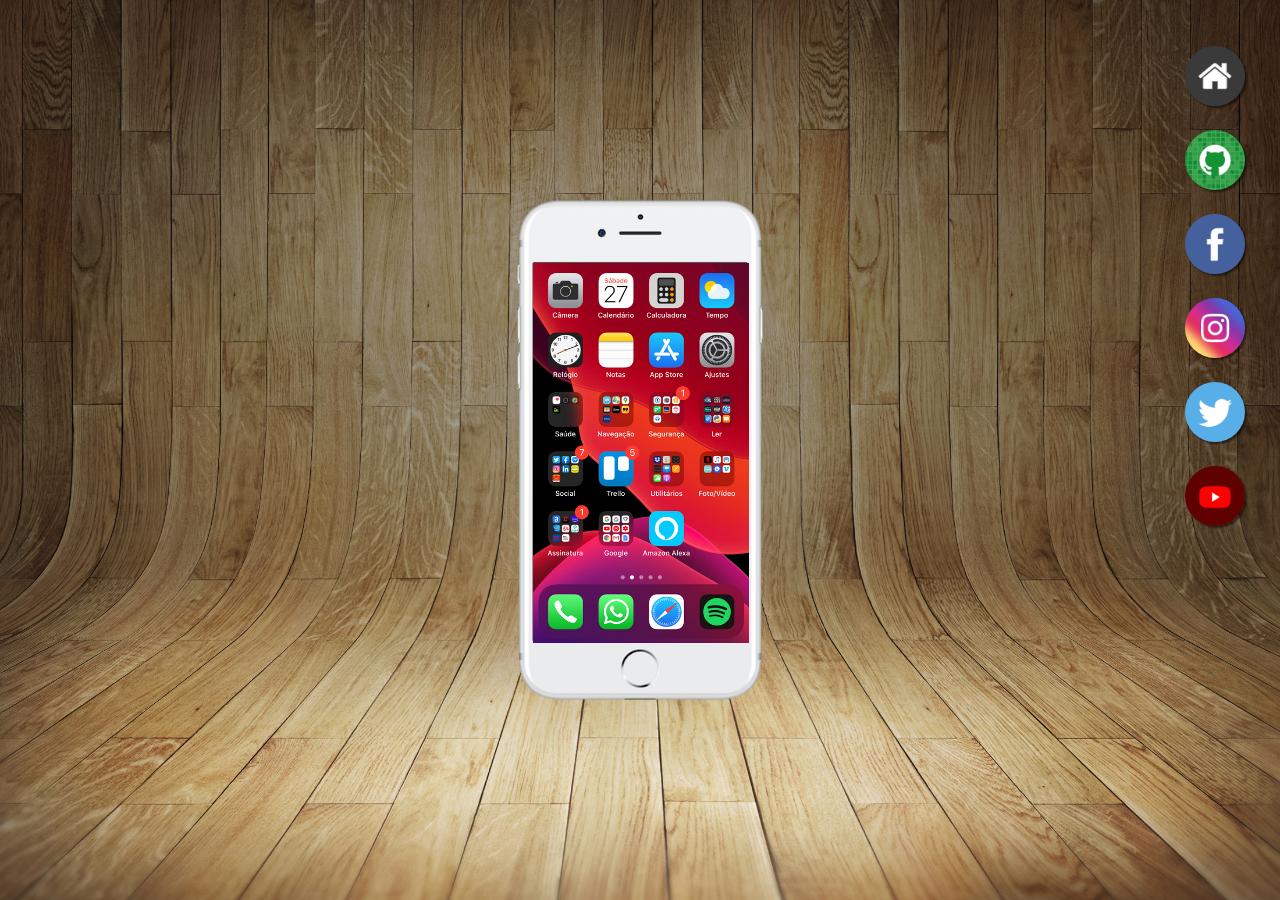
<file: index.html>
<!DOCTYPE html>
<html lang="en">
<head>
    <meta charset="UTF-8">
    <meta http-equiv="X-UA-Compatible" content="IE=edge">
    <meta name="viewport" content="width=device-width, initial-scale=1.0">
    <link rel="shortcut icon" href="favicon.ico" type="image/x-icon">
    <link rel="stylesheet" href="estilos/style.css">
    <title>White Phone</title>
</head>
<body>
    <main>
        <section id="iphone">
            <iframe src="home.html" frameborder="0" name="tela" id="tela"></iframe>    
        </section>

        <section id="redes-sociais"> 
            <br>
            <br> 
            <a href="home.html" class="sites-redes" target="tela"><img src="imagens/logo-home.jpg" alt="" class="redes-sociais"></a><br>
            <a href="github.html" class="sites-redes" target="tela"><img src="imagens/logo-github.jpg" alt="" class="redes-sociais"></a><br>
            <a href="facebook.html" class="sites-redes" target="tela"><img src="imagens/logo-facebook.jpg" alt="" class="redes-sociais"></a><br>
            <a href="instagram.html" class="sites-redes" target="tela"><img src="imagens/logo-instagram.jpg" alt="" class="redes-sociais"></a><br>
            <a href="twitter.html" class="sites-redes" target="tela"><img src="imagens/logo-twitter.jpg" alt="" class="redes-sociais"></a><br>
            <a href="youtube.html" class="sites-redes" target="tela"><img src="imagens/logo-youtube.jpg" alt="" class="redes-sociais"></a><br>
        </section>
    </main>
</body>
</html>
</file>
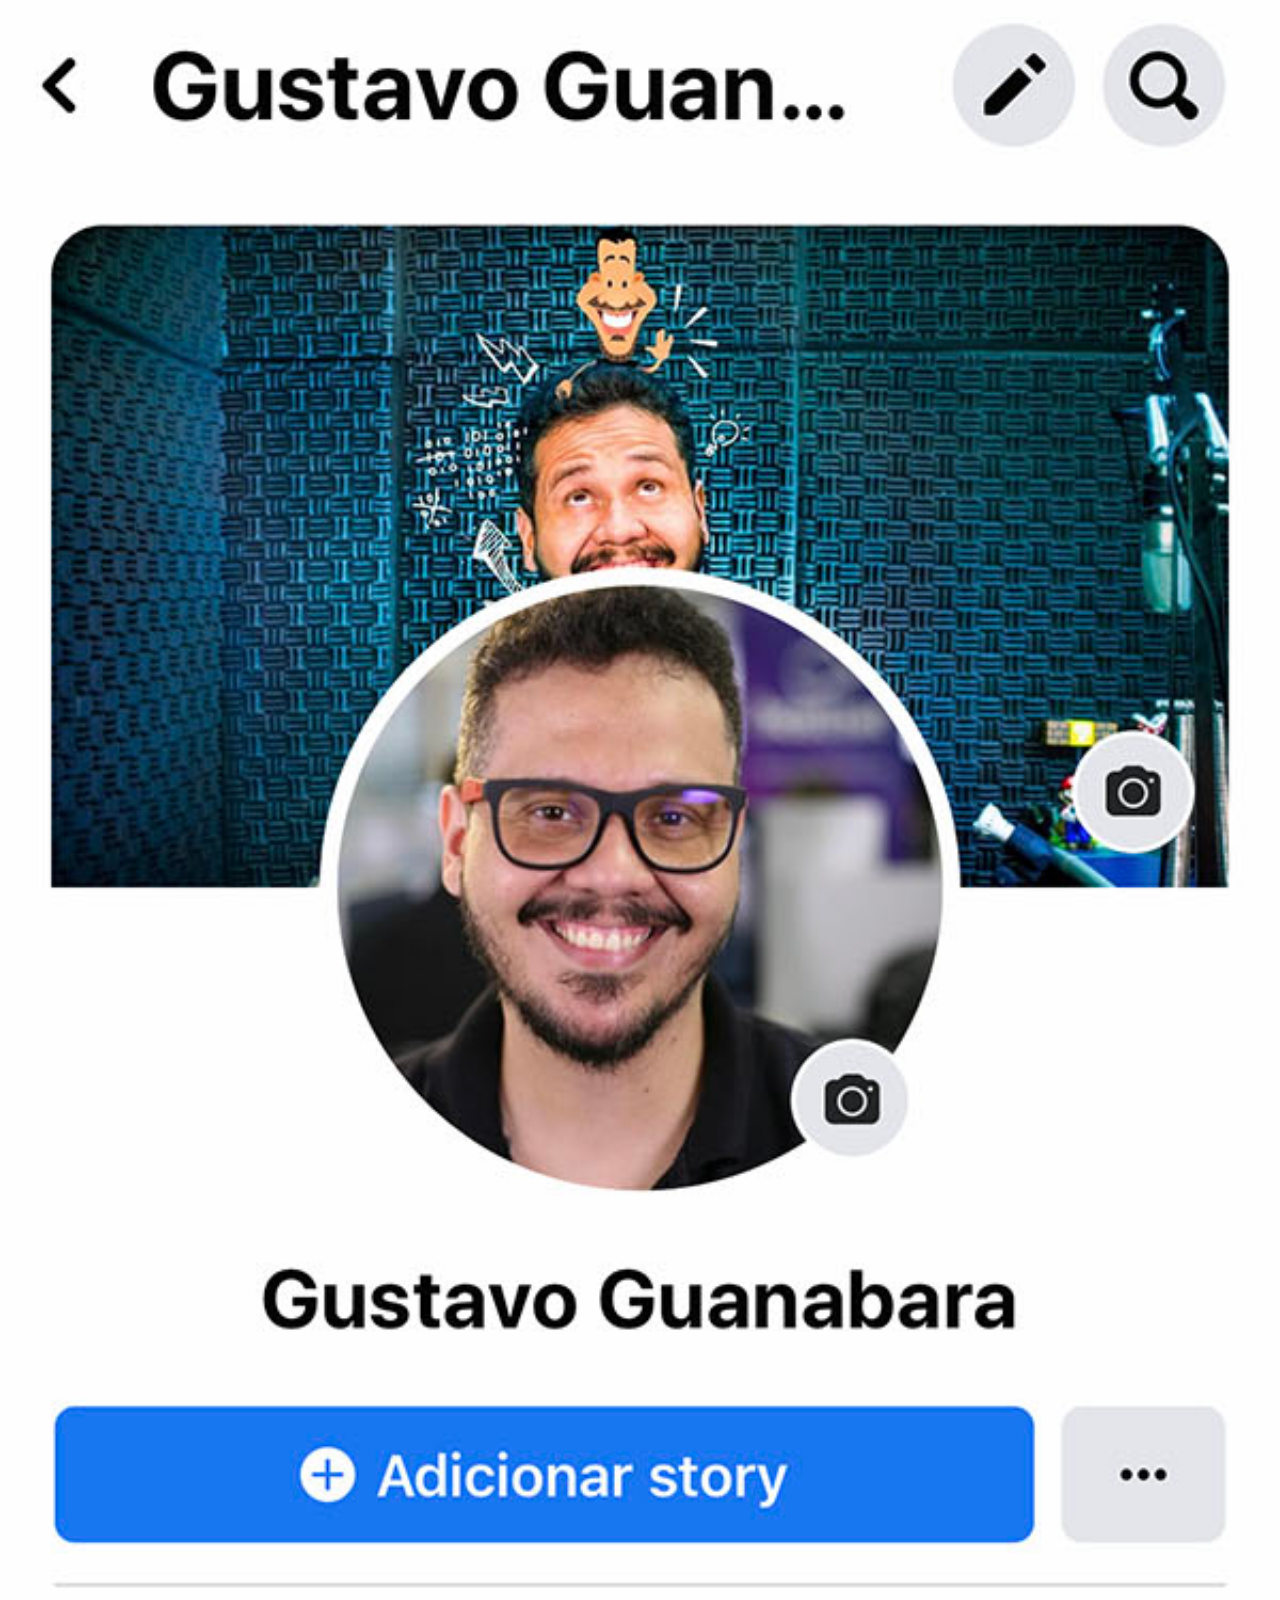
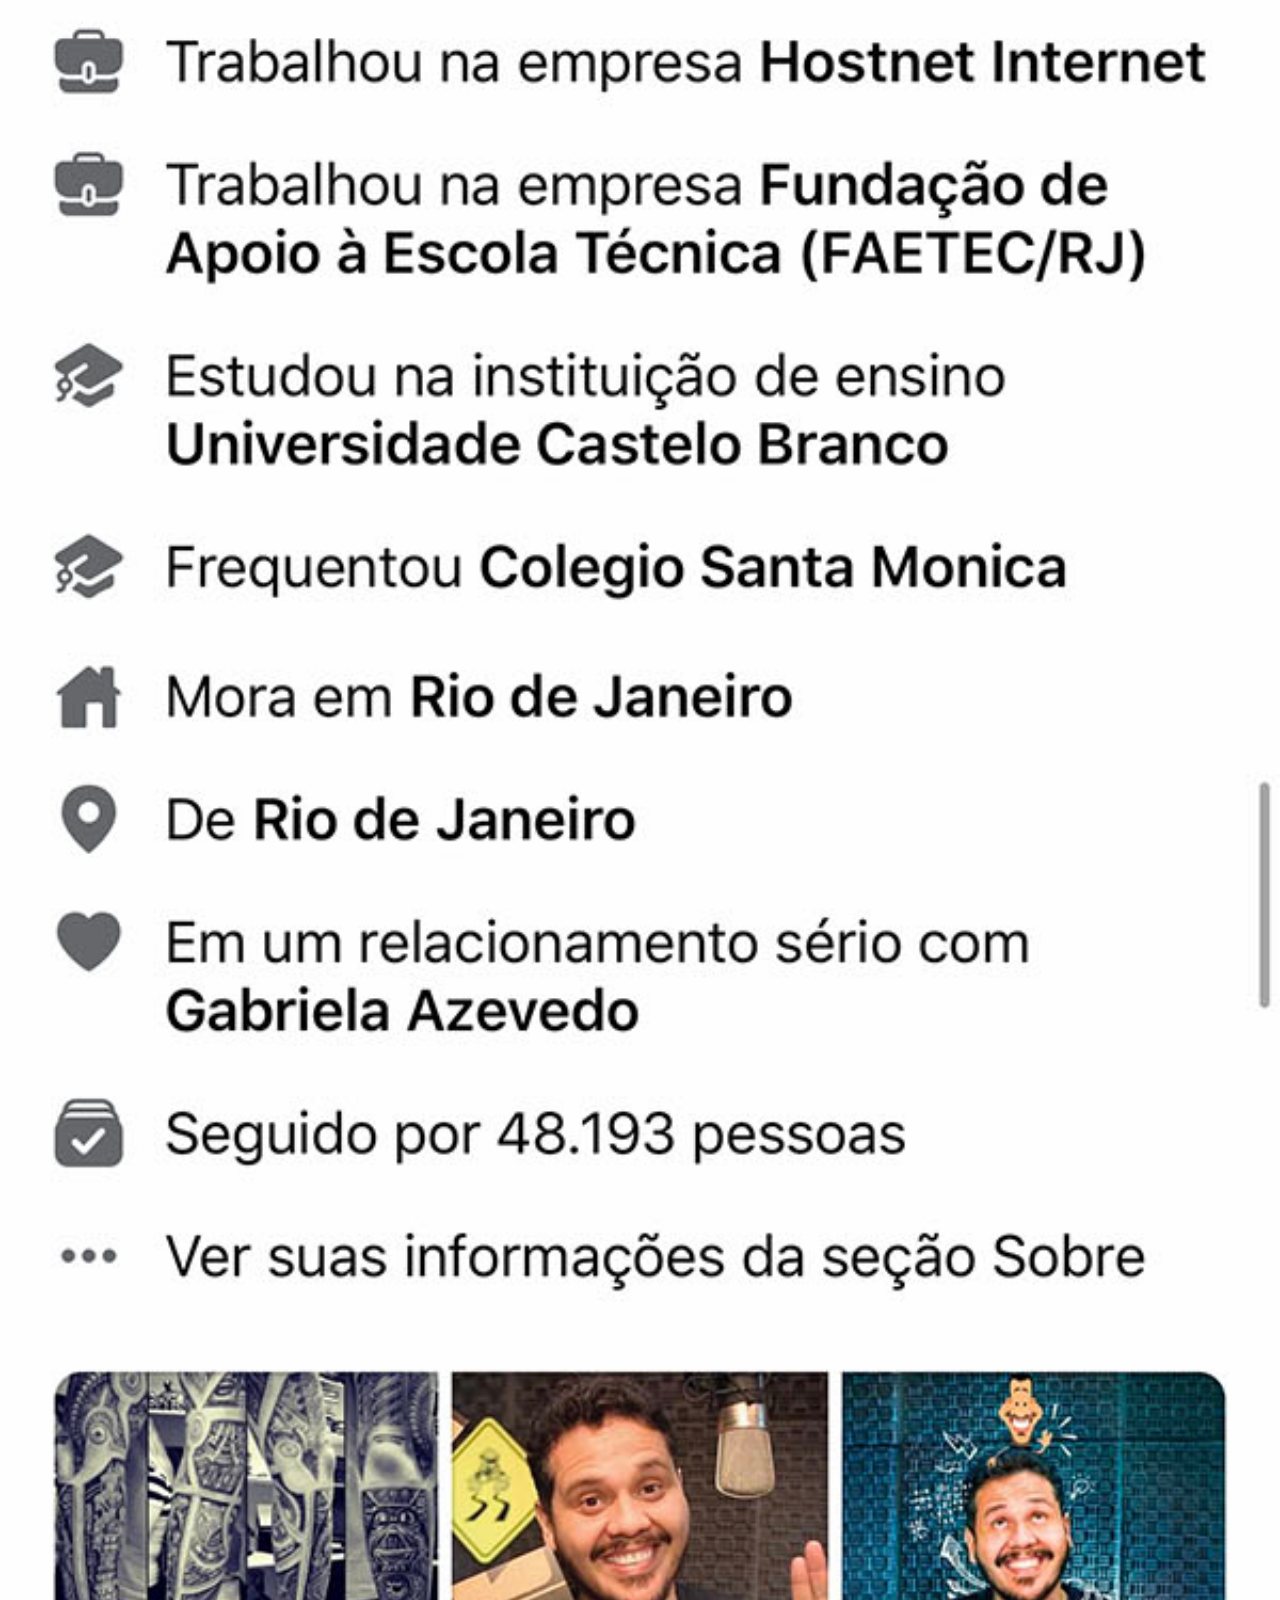
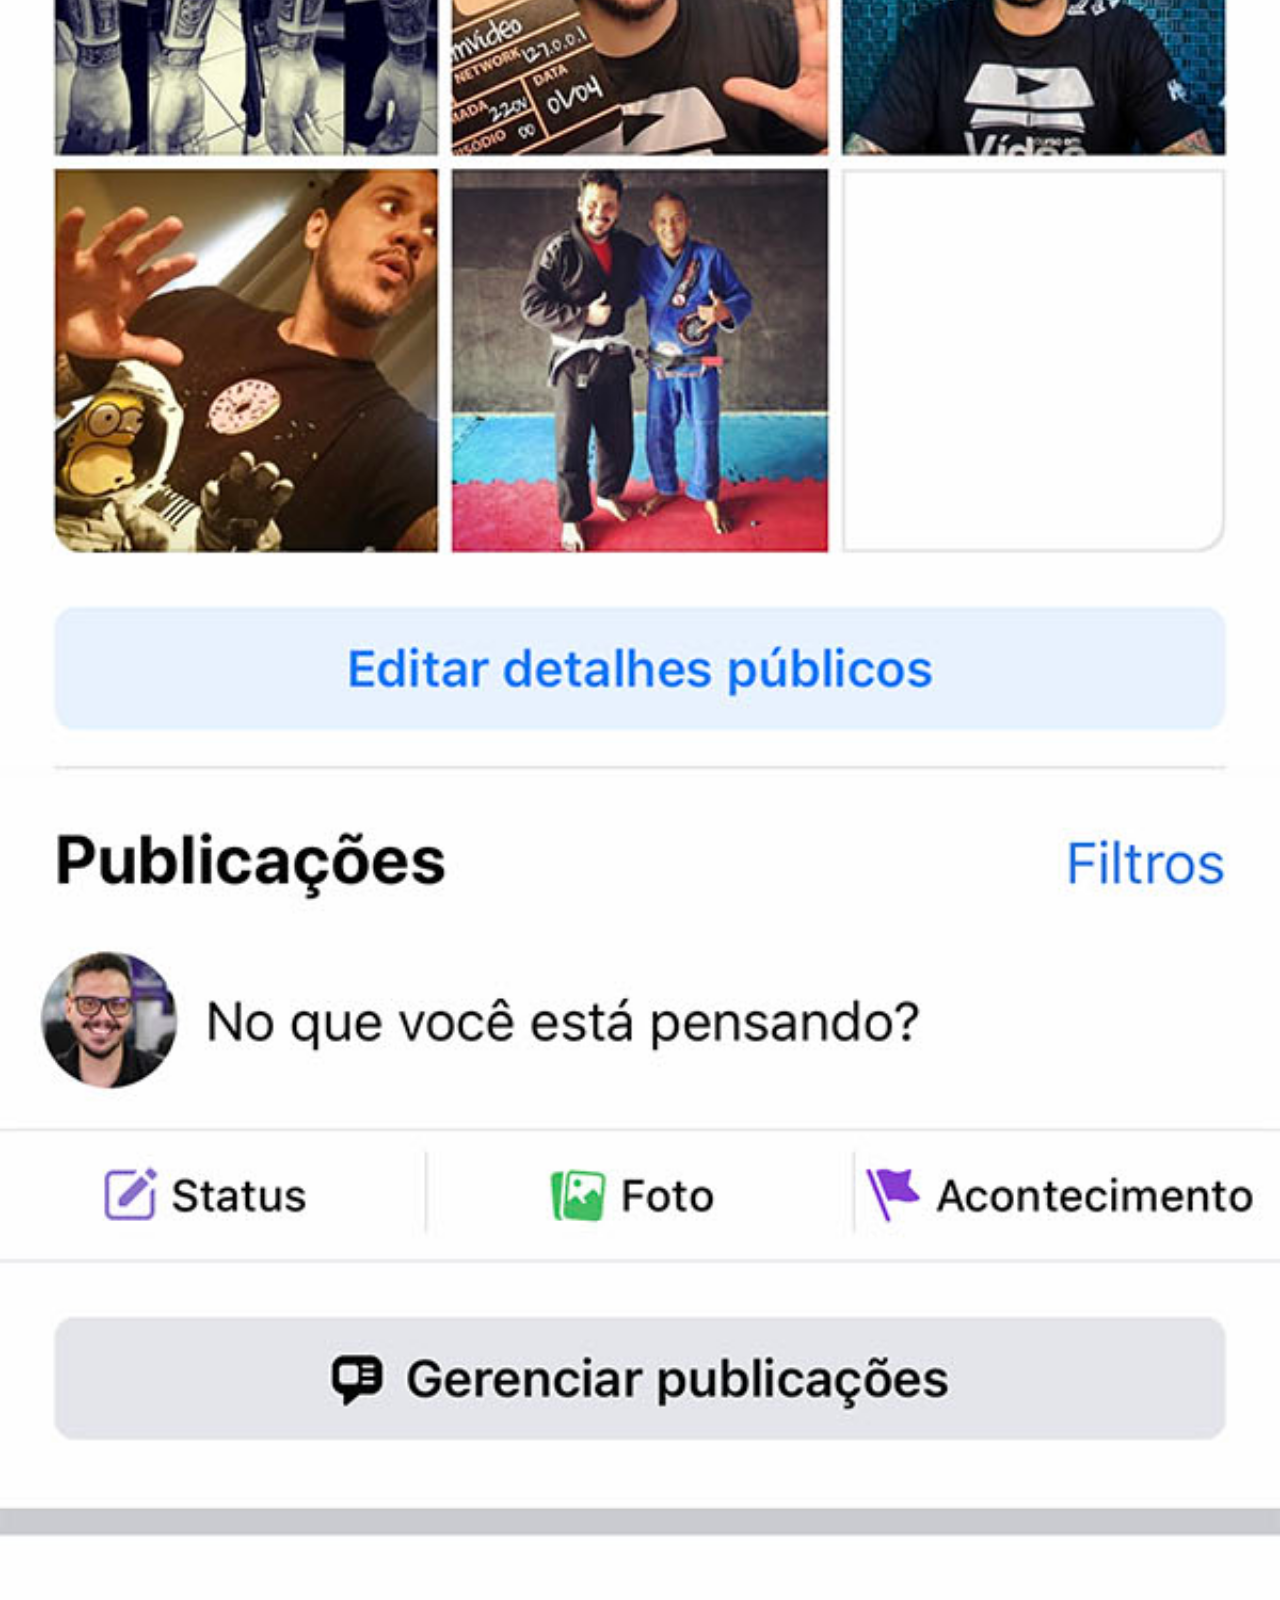
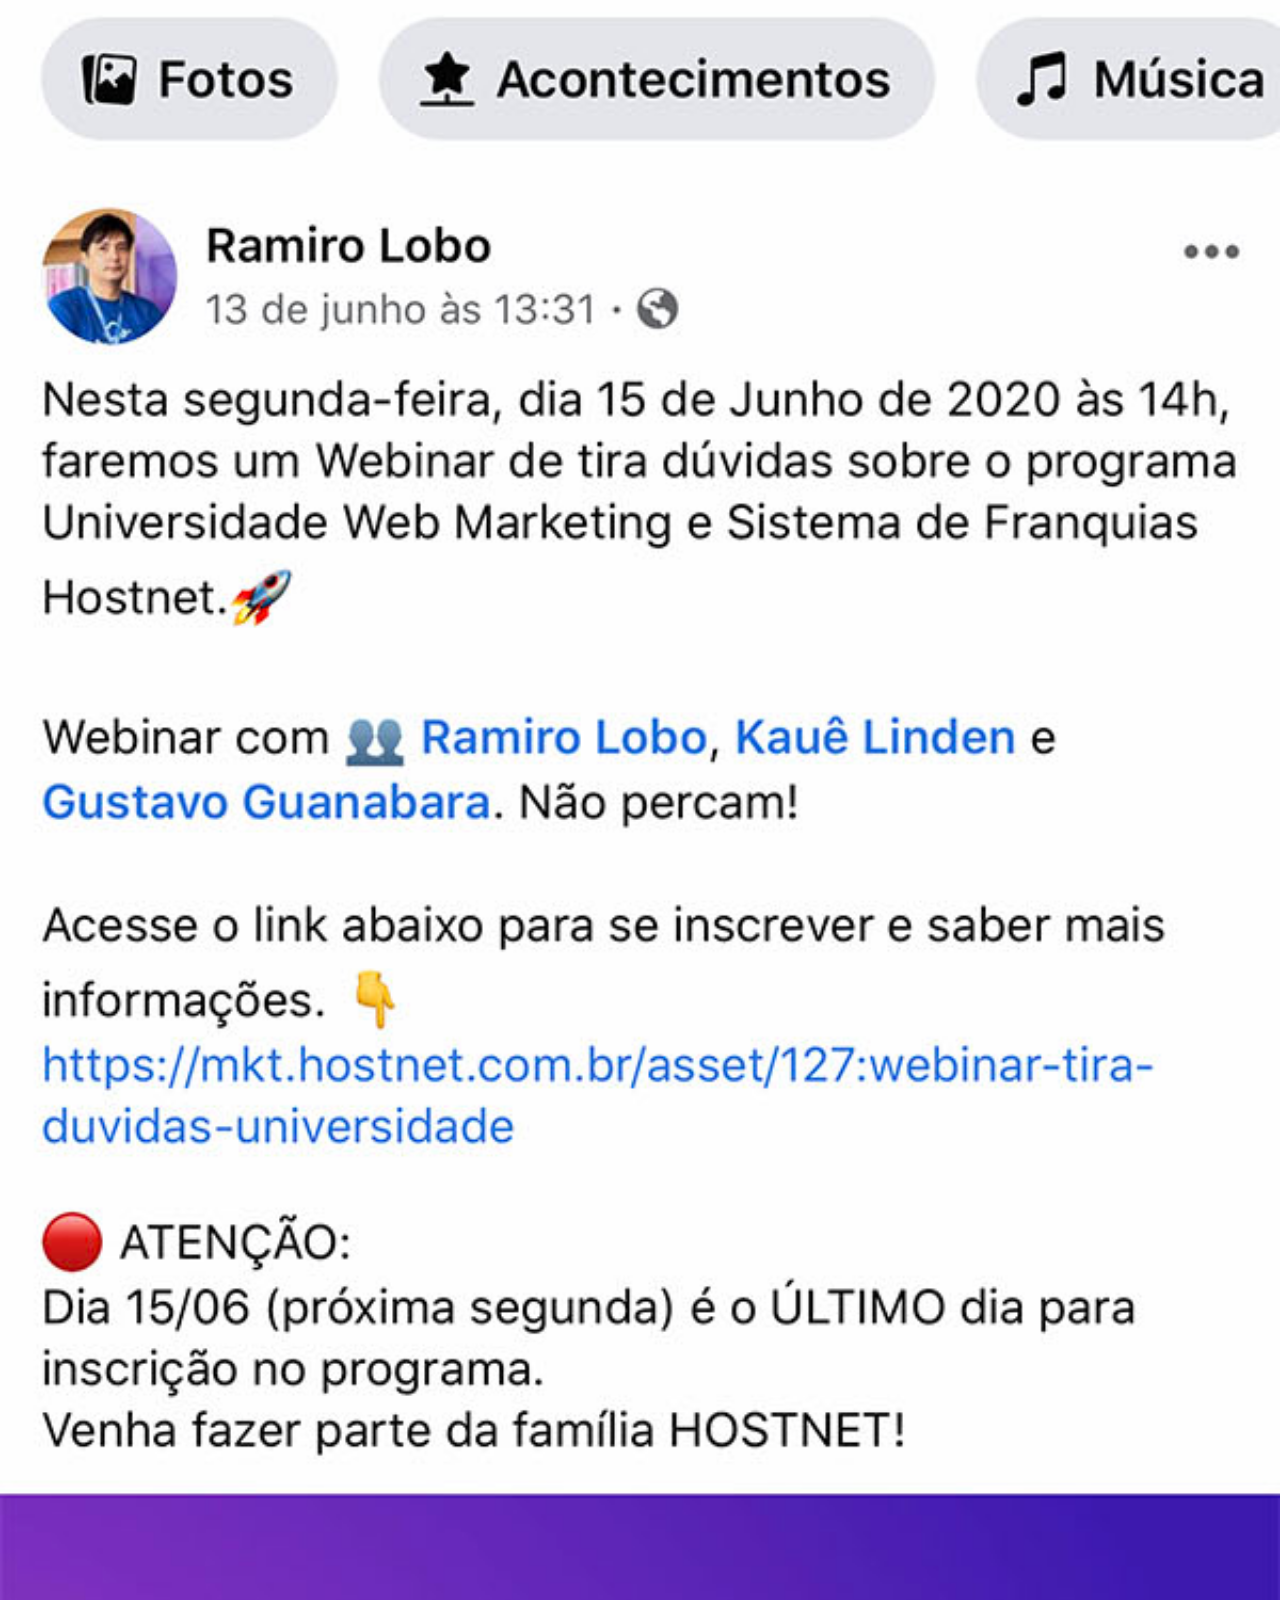
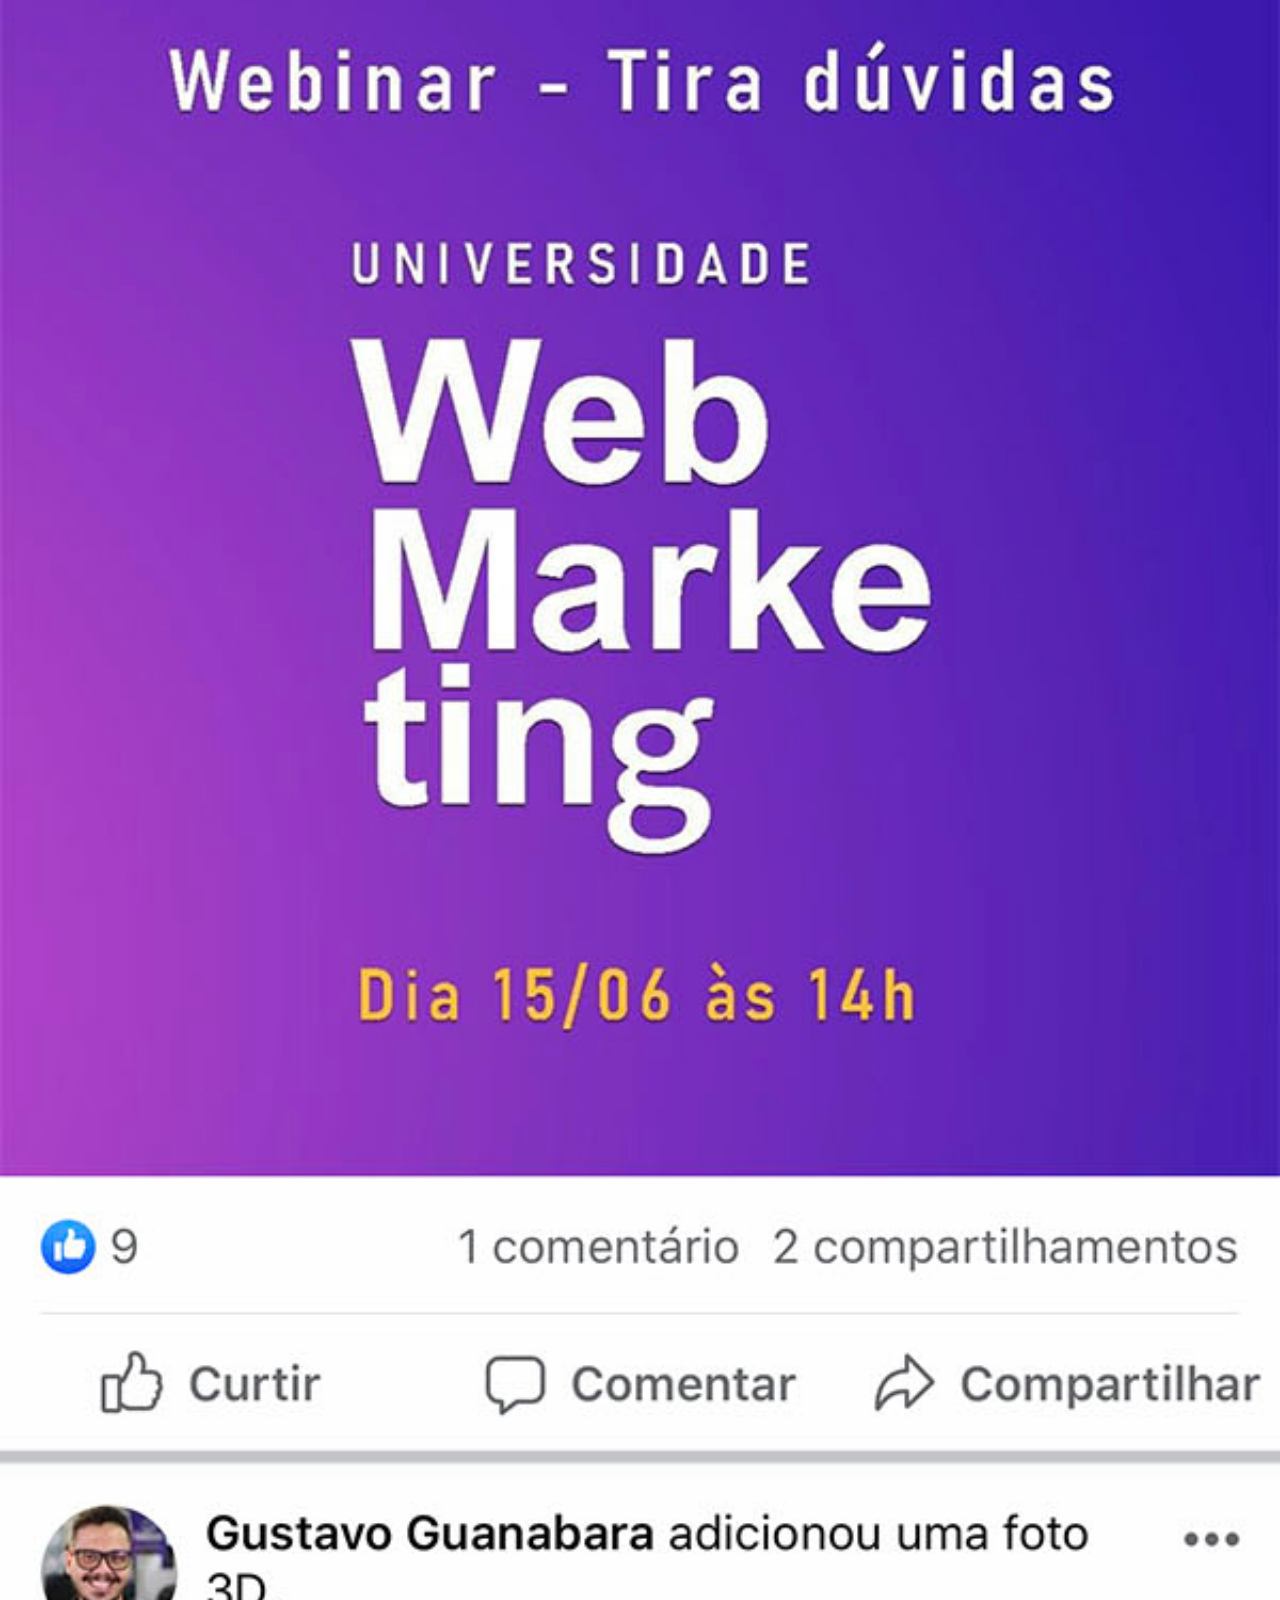
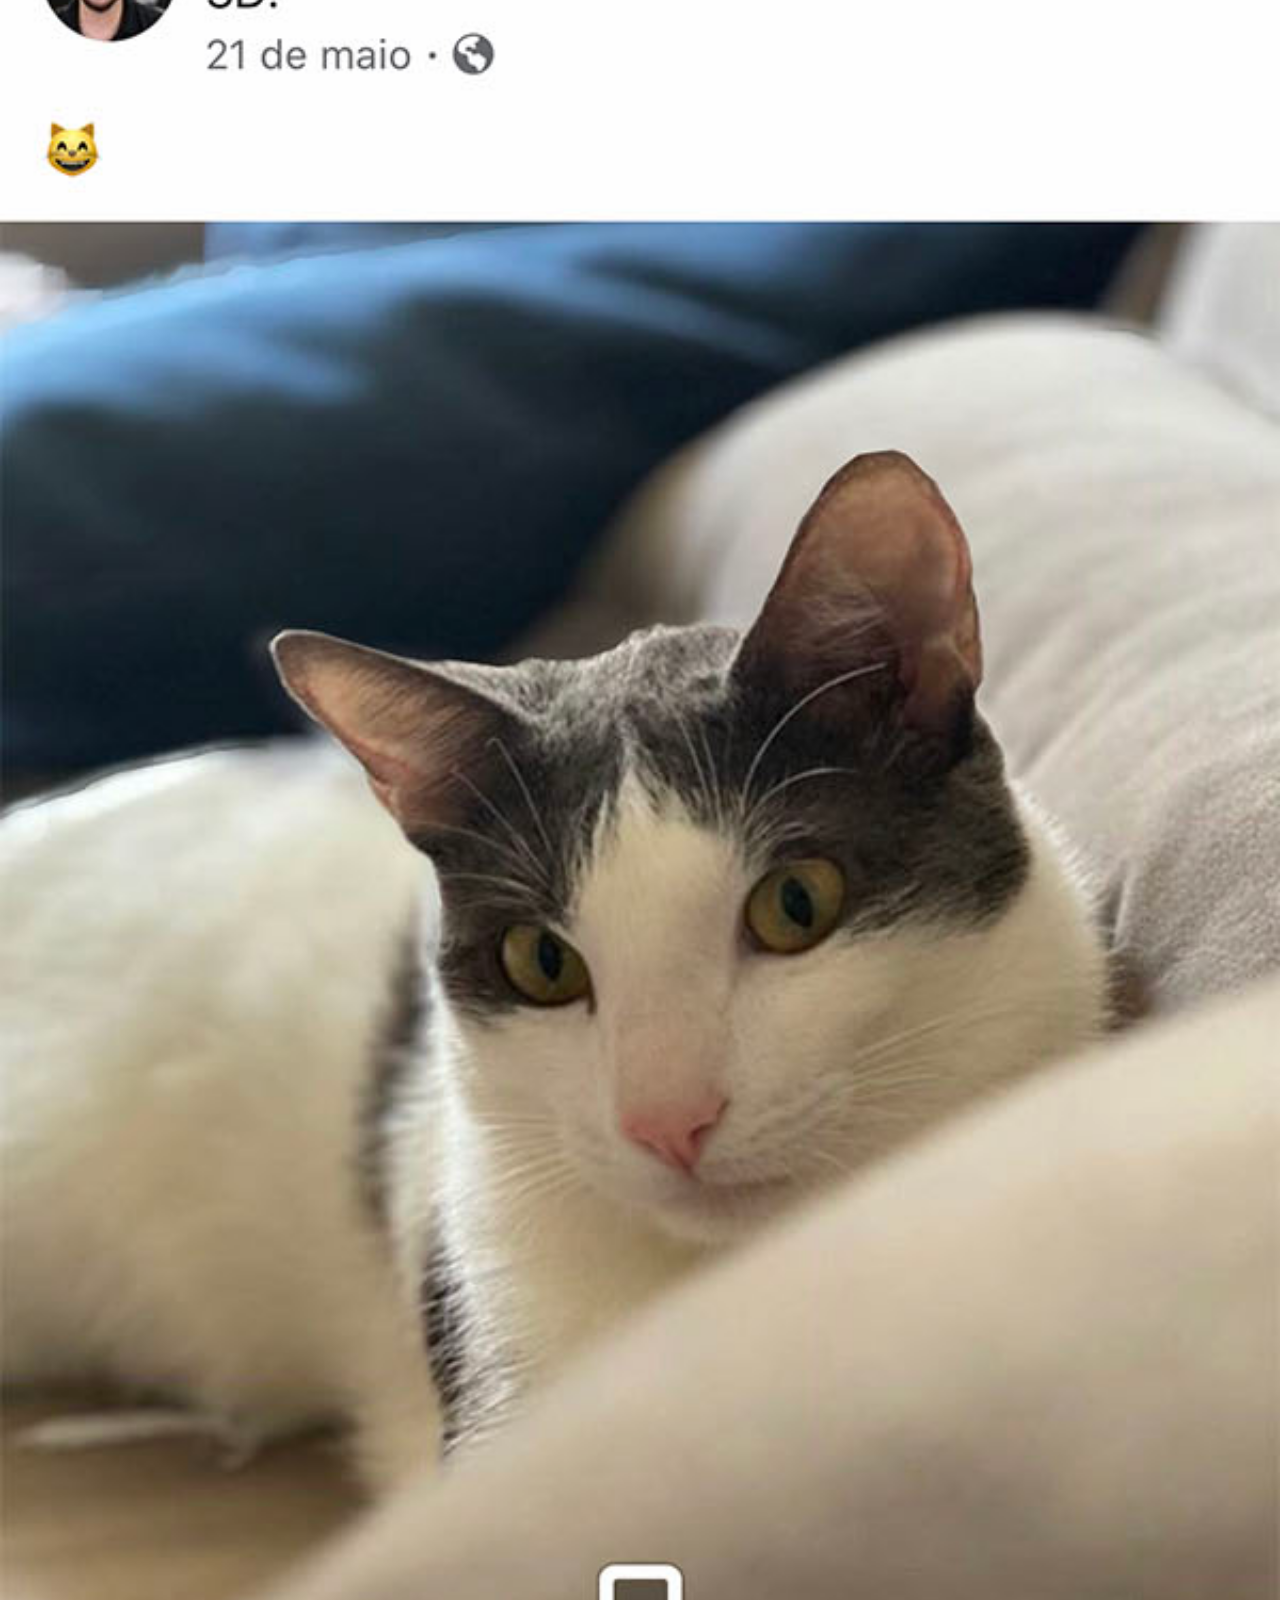
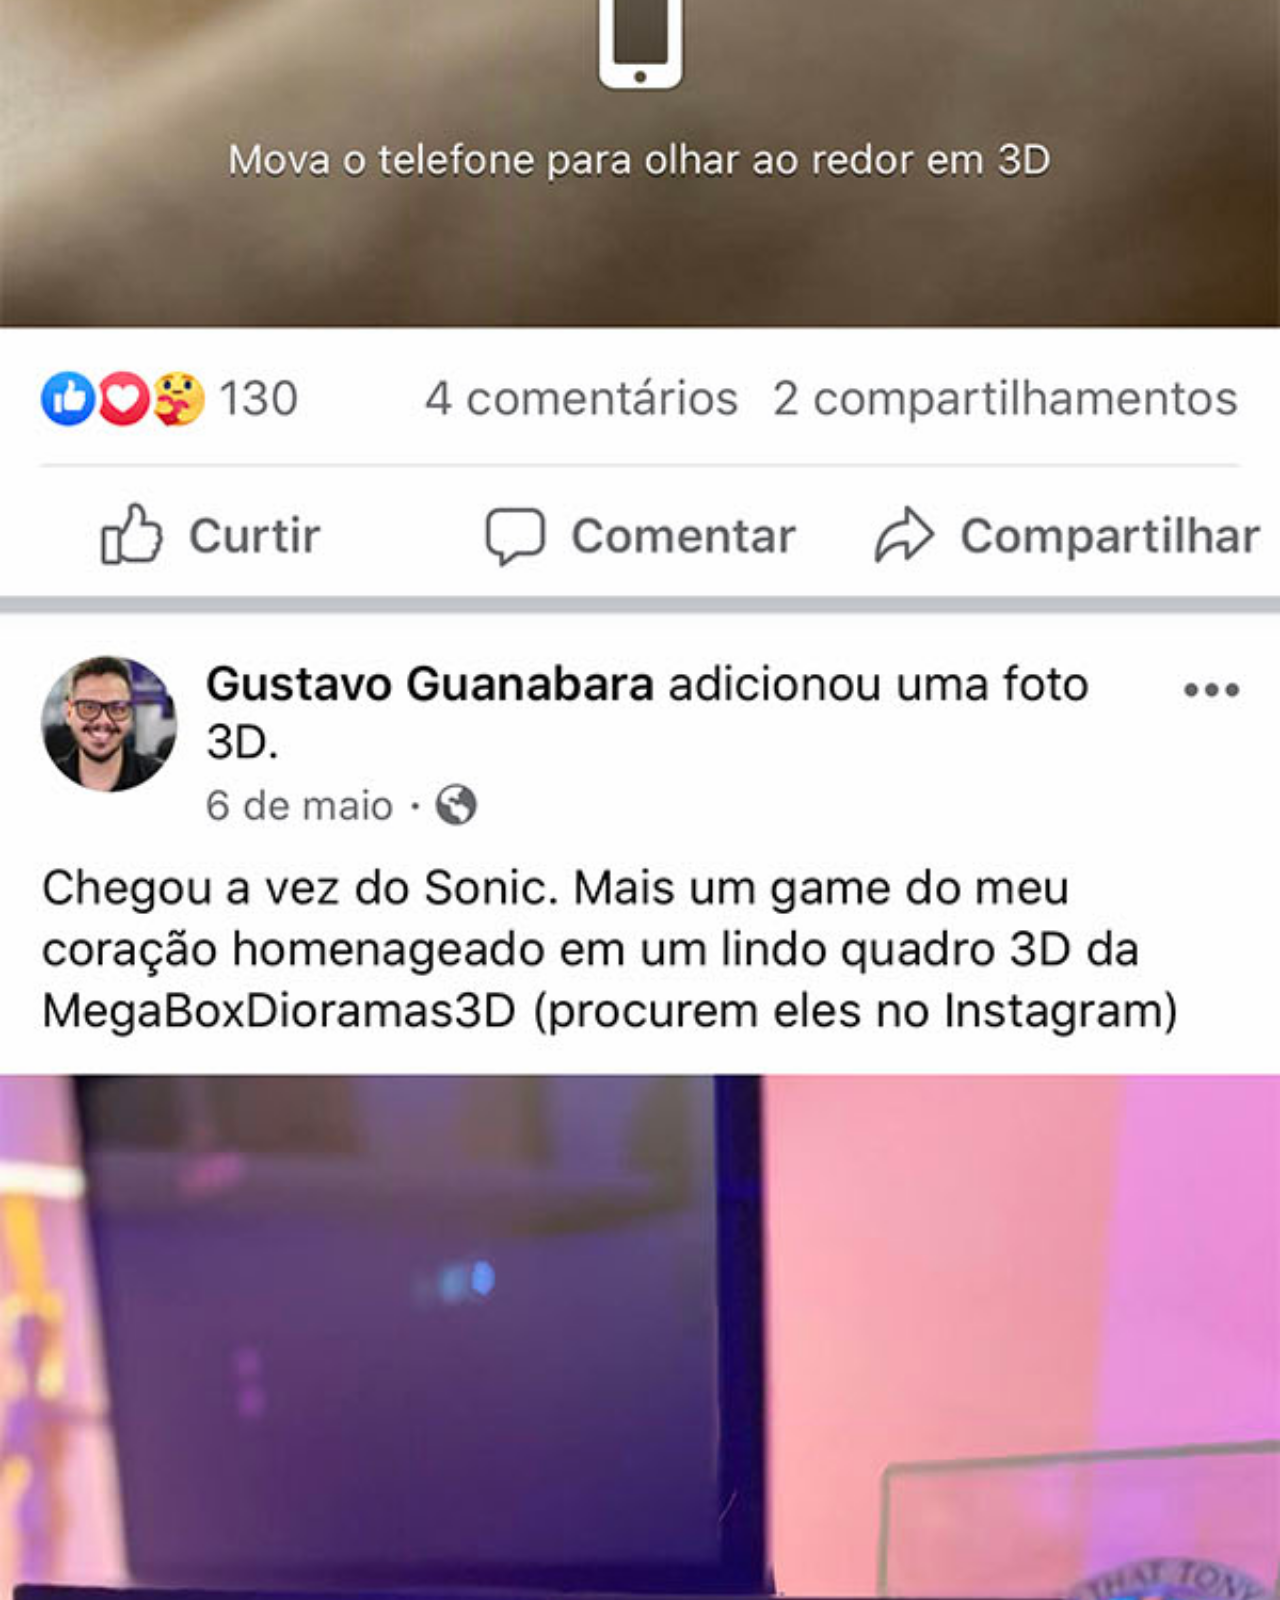
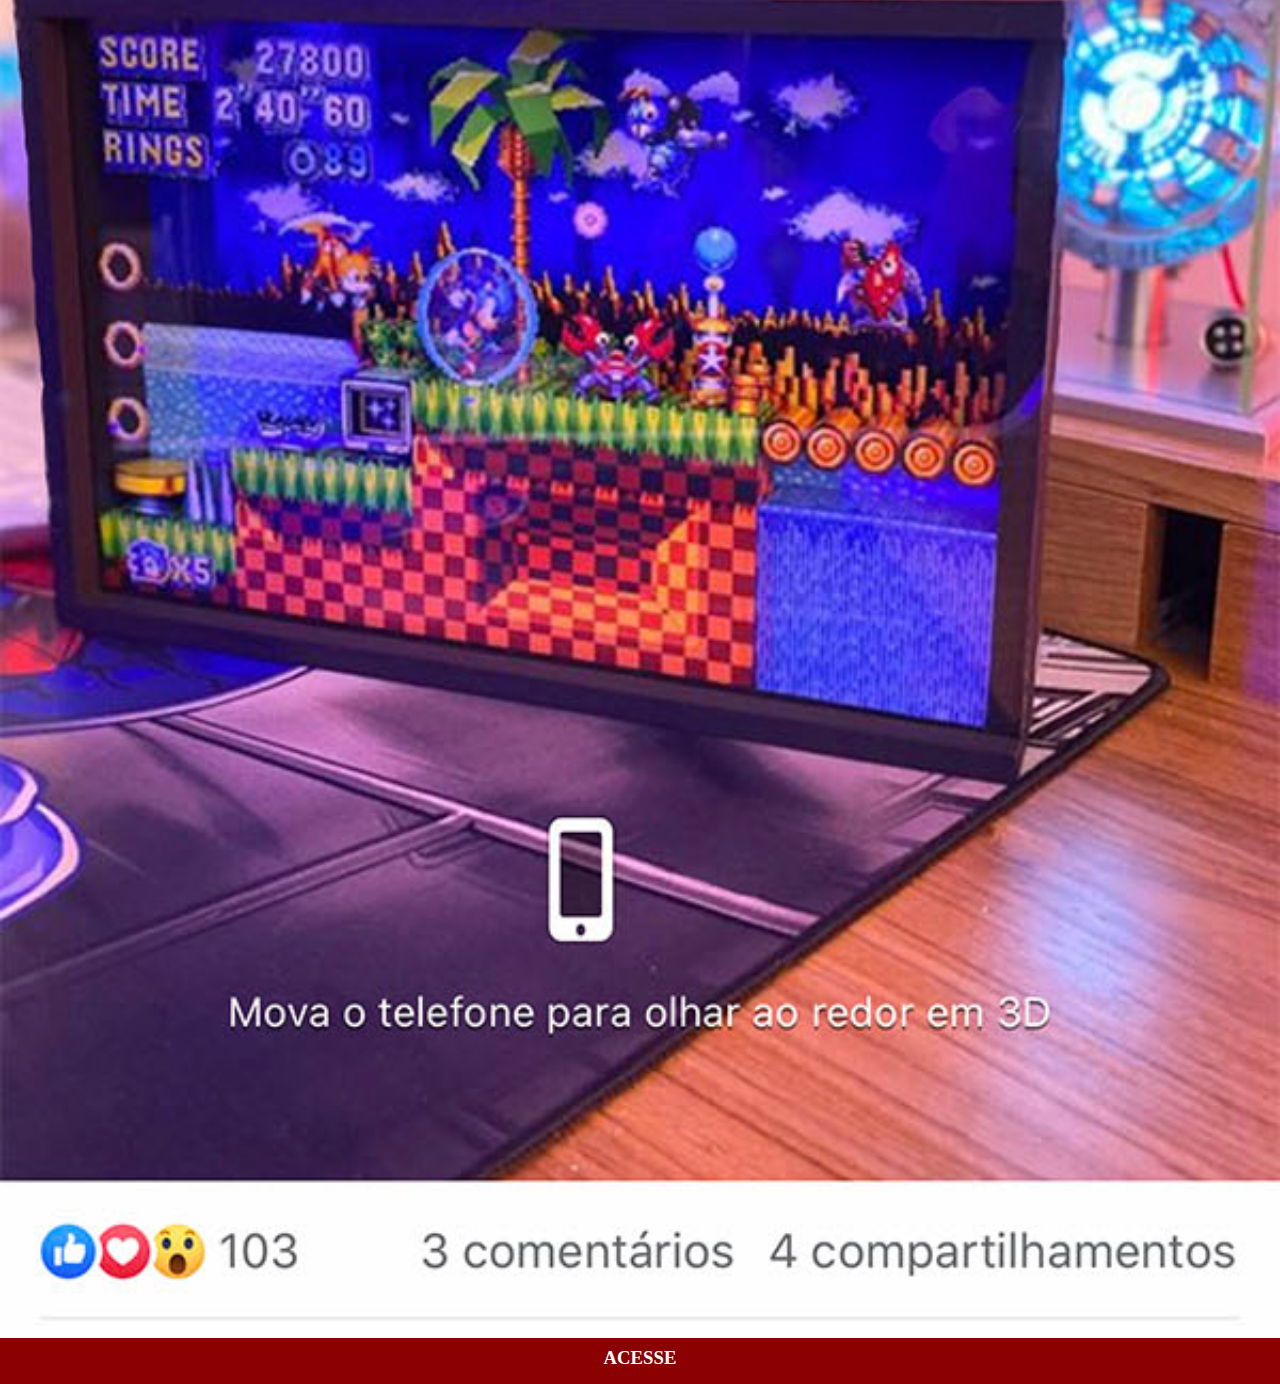
<file: facebook.html>
<!DOCTYPE html>
<html lang="en">
<head>
    <meta charset="UTF-8">
    <meta http-equiv="X-UA-Compatible" content="IE=edge">
    <meta name="viewport" content="width=device-width, initial-scale=1.0">
    <link rel="stylesheet" href="estilos/social.css">
    <title>Facebook</title>
</head>

<body>
    <img src="imagens/tela-facebook.jpg" alt="">
</body>

<footer>
    <a href=""><h3>ACESSE</h3></a>
</footer>
</html>
</file>
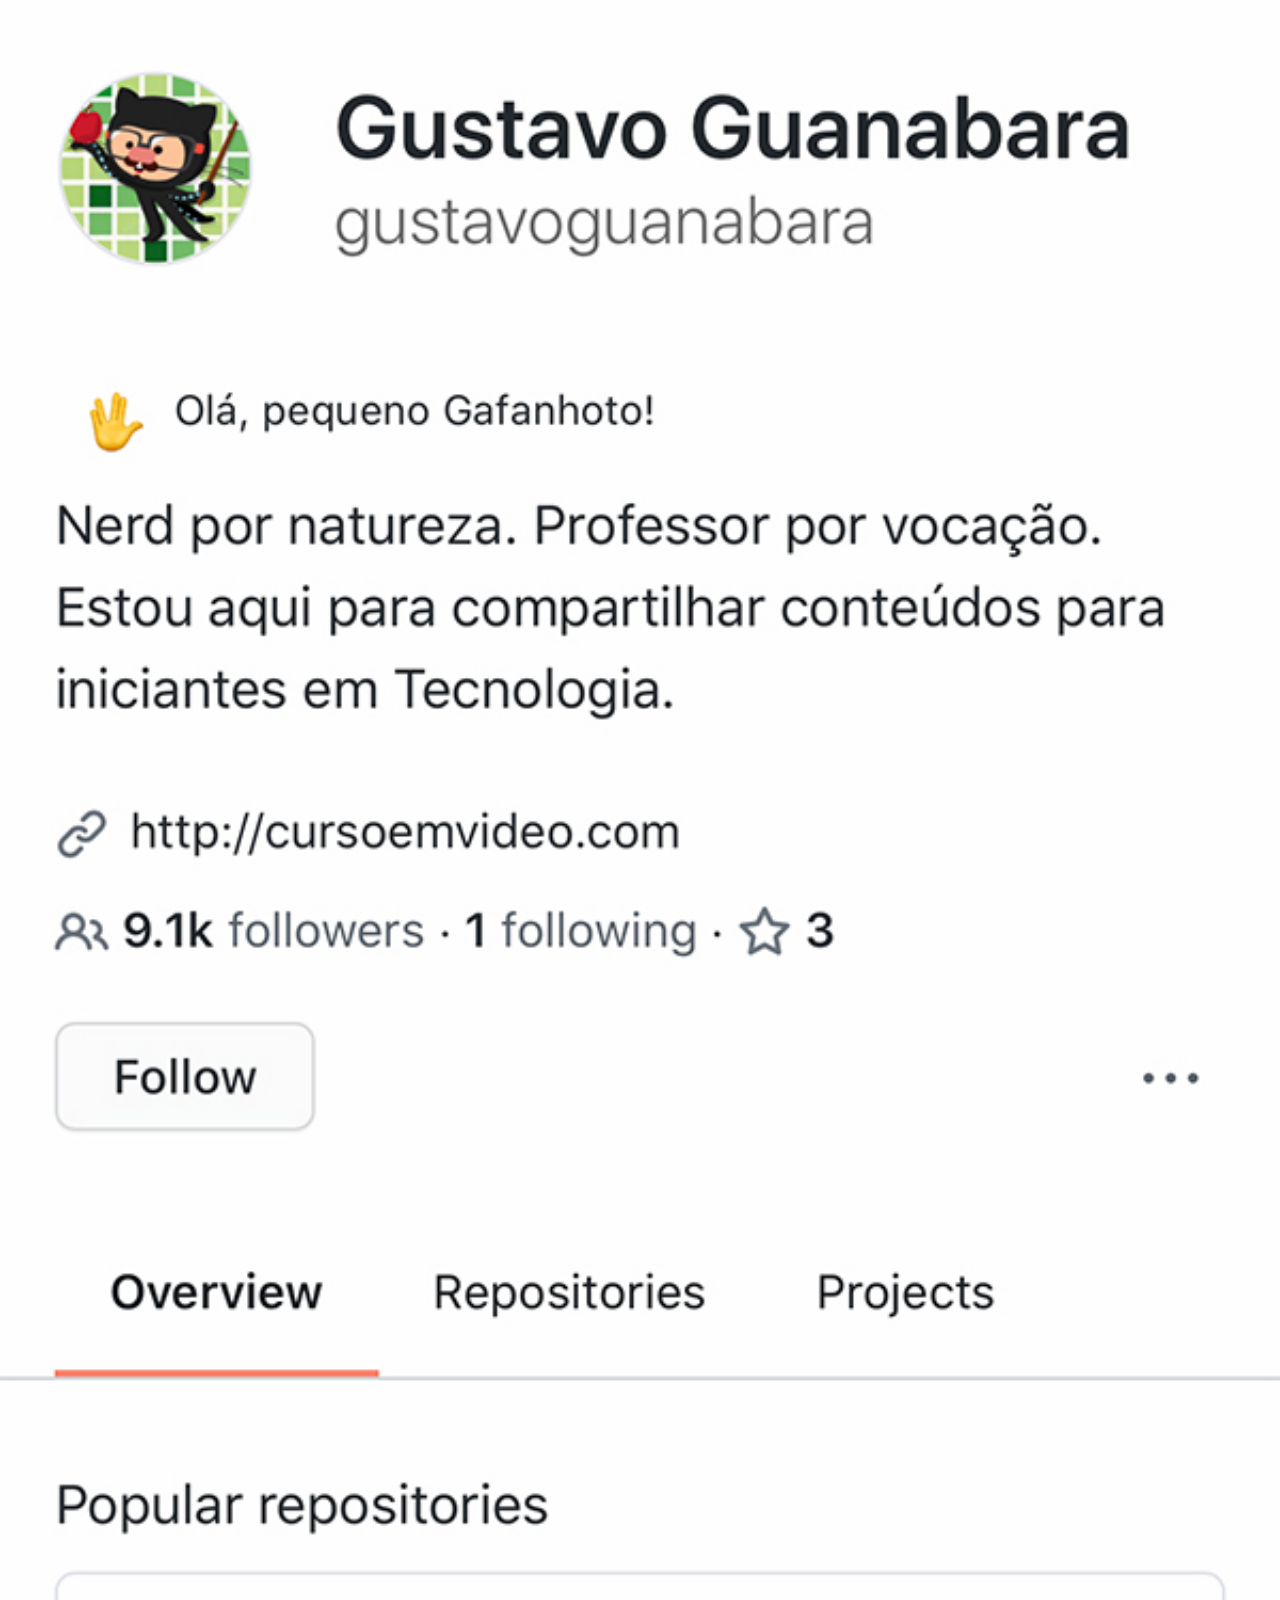
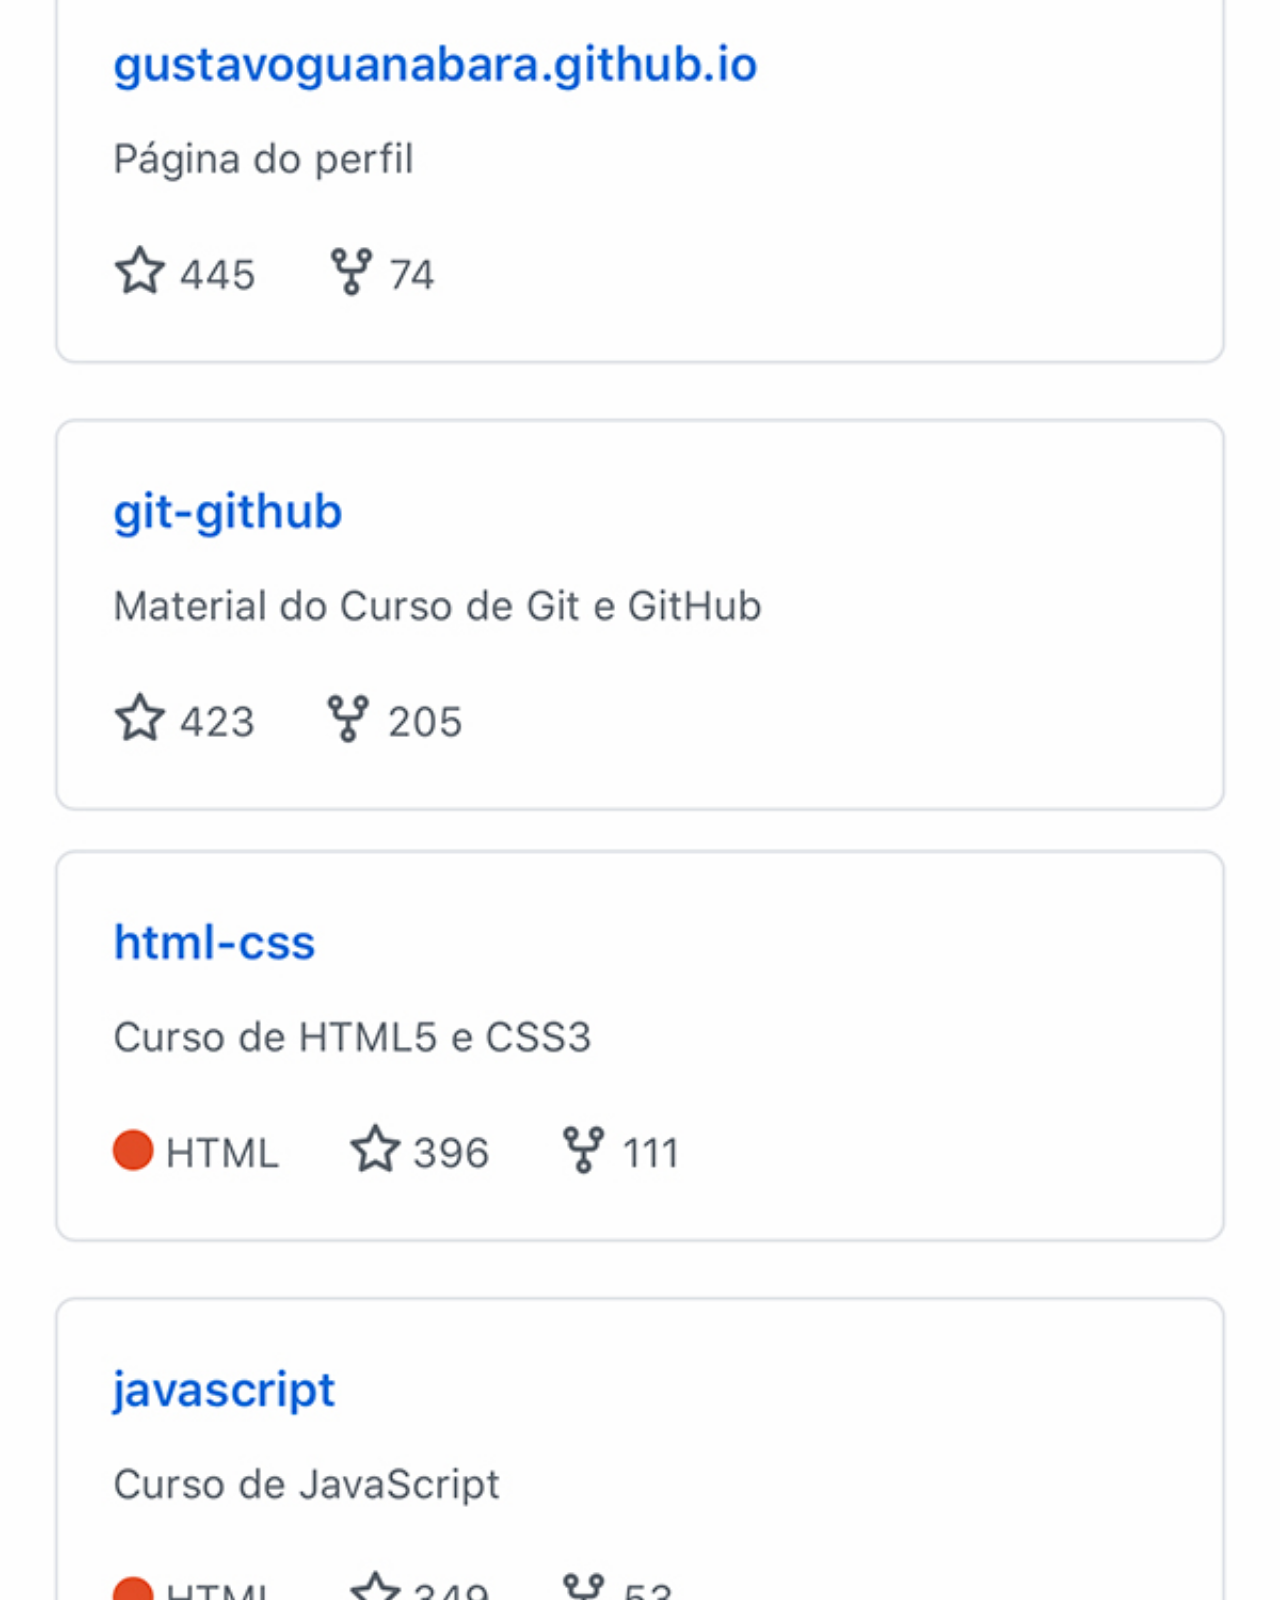
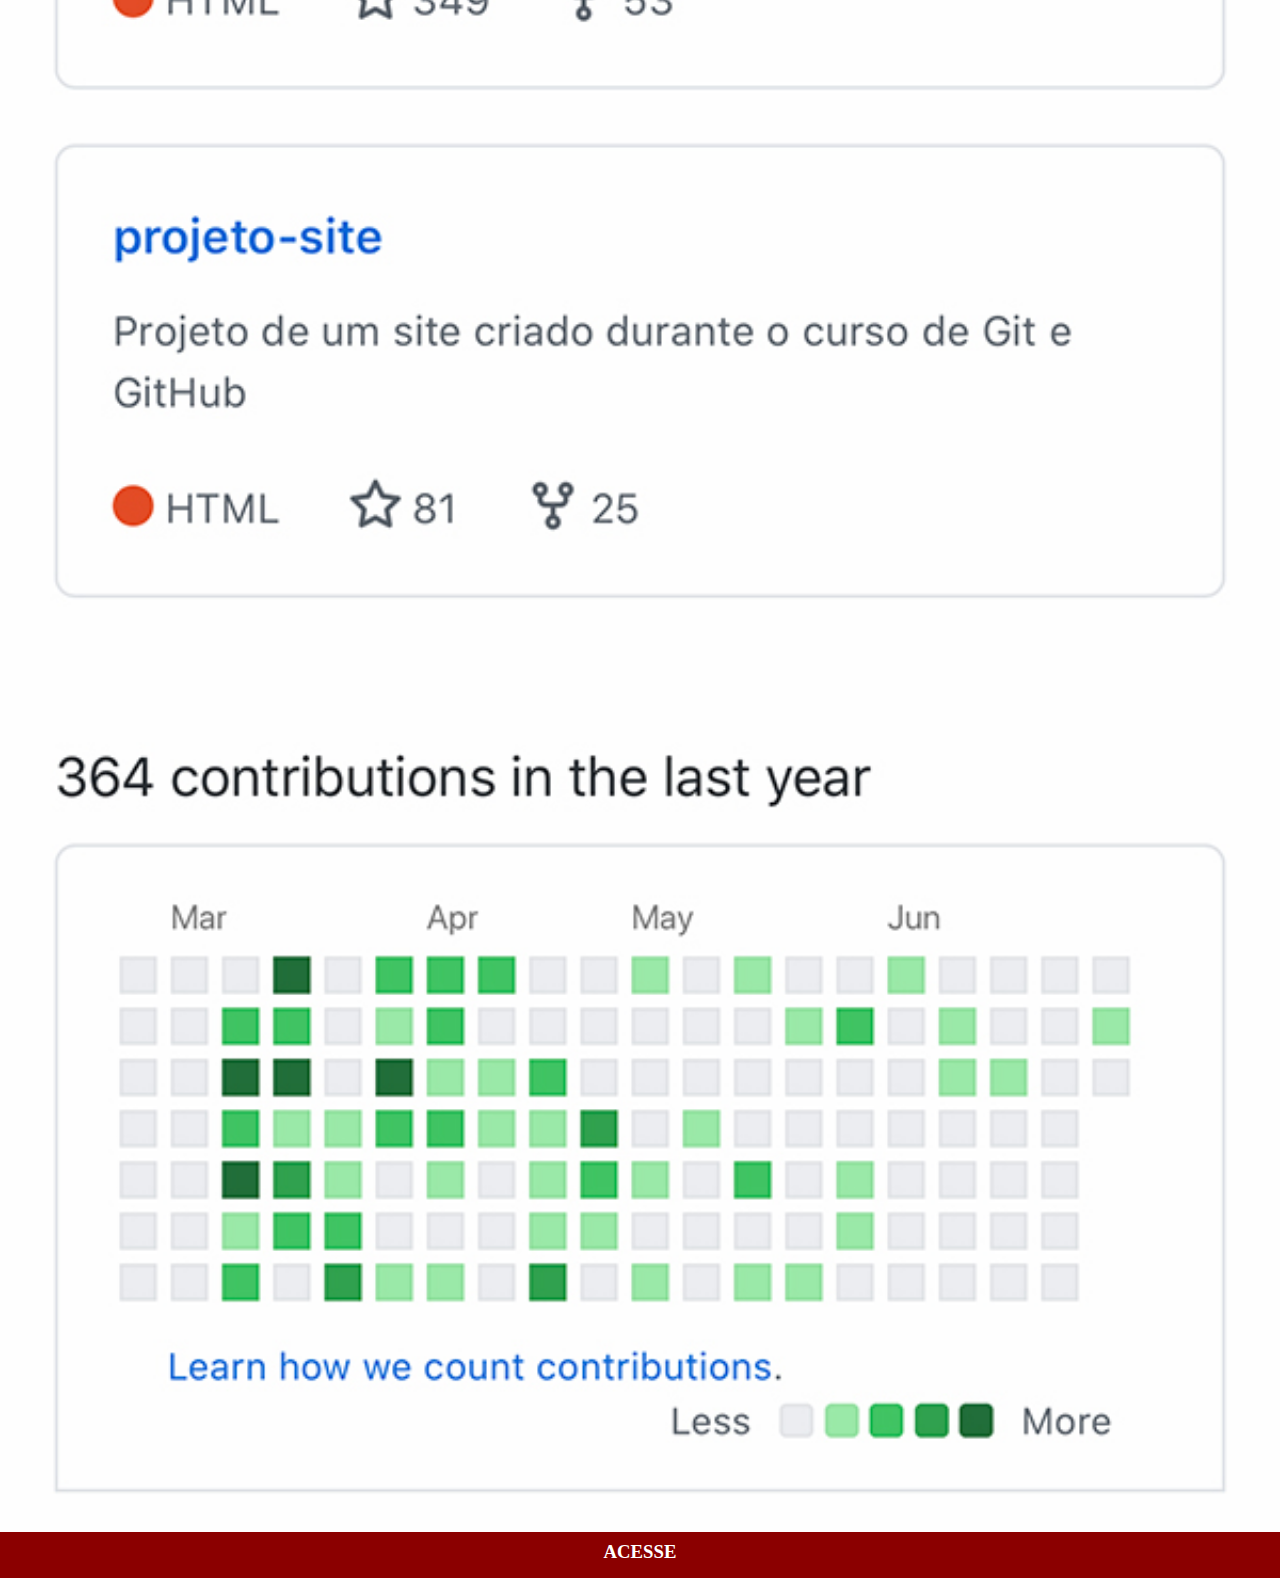
<file: github.html>
<!DOCTYPE html>
<html lang="en">
<head>
    <meta charset="UTF-8">
    <meta http-equiv="X-UA-Compatible" content="IE=edge">
    <meta name="viewport" content="width=device-width, initial-scale=1.0">
    <link rel="stylesheet" href="estilos/social.css">
    <title>Github</title>
</head>

<body>
    <img src="imagens/tela-github.jpg" alt="">
</body>

<footer>
    <a href=""><h3>ACESSE</h3></a>
</footer>

</html>
</file>
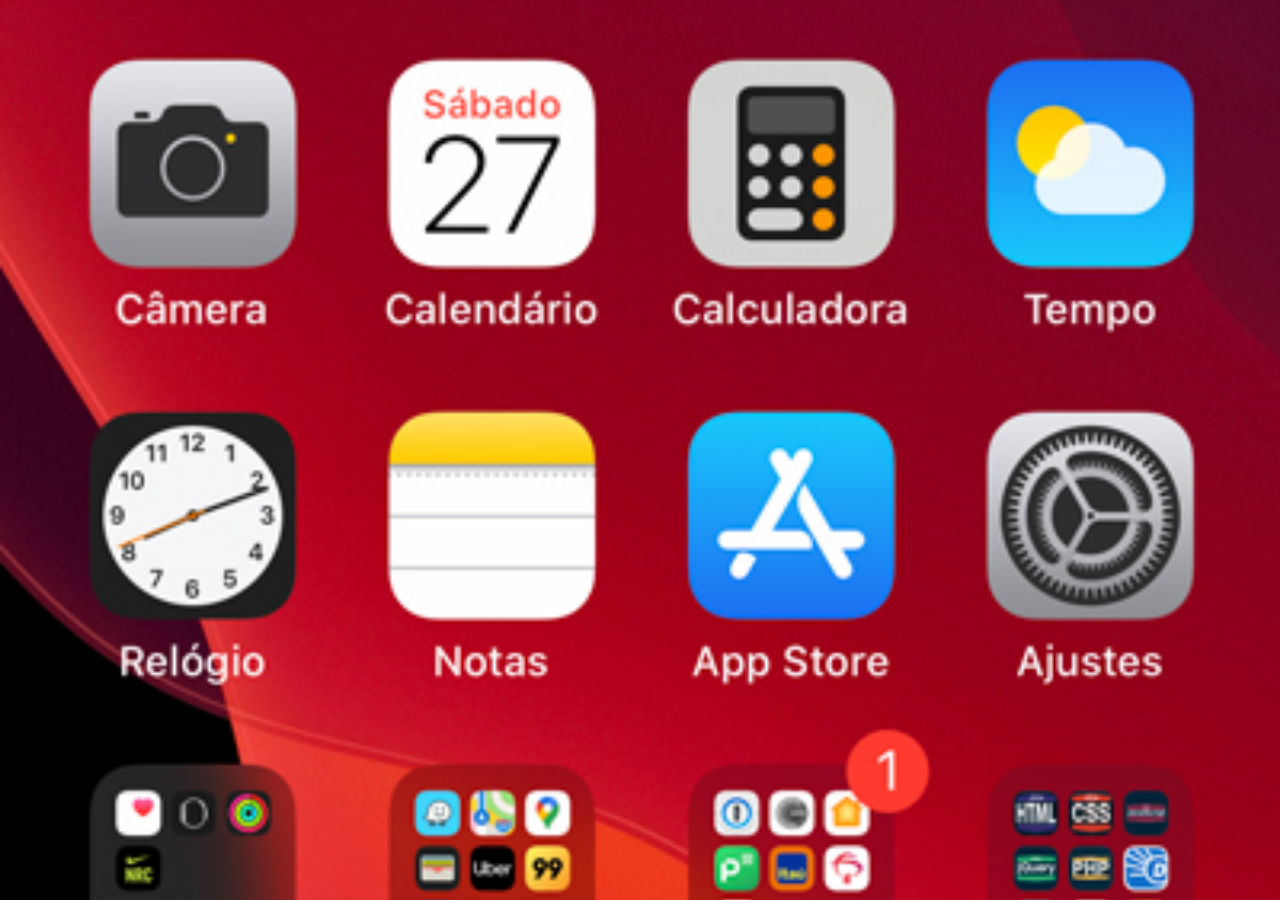
<file: home.html>
<!DOCTYPE html>
<html lang="en">
<head>
    <meta charset="UTF-8">
    <meta http-equiv="X-UA-Compatible" content="IE=edge">
    <meta name="viewport" content="width=device-width, initial-scale=1.0">
    <title>Home</title>
</head>

<style>
    * {
        margin: 0;
        padding: 0;
    }

    body {
        width: 100vw;
        height: 100vh;
        background: black url('imagens/tela-home.jpg') no-repeat top center;
        background-size: cover;
    }
</style>

<body>
    
</body>
</html>
</file>
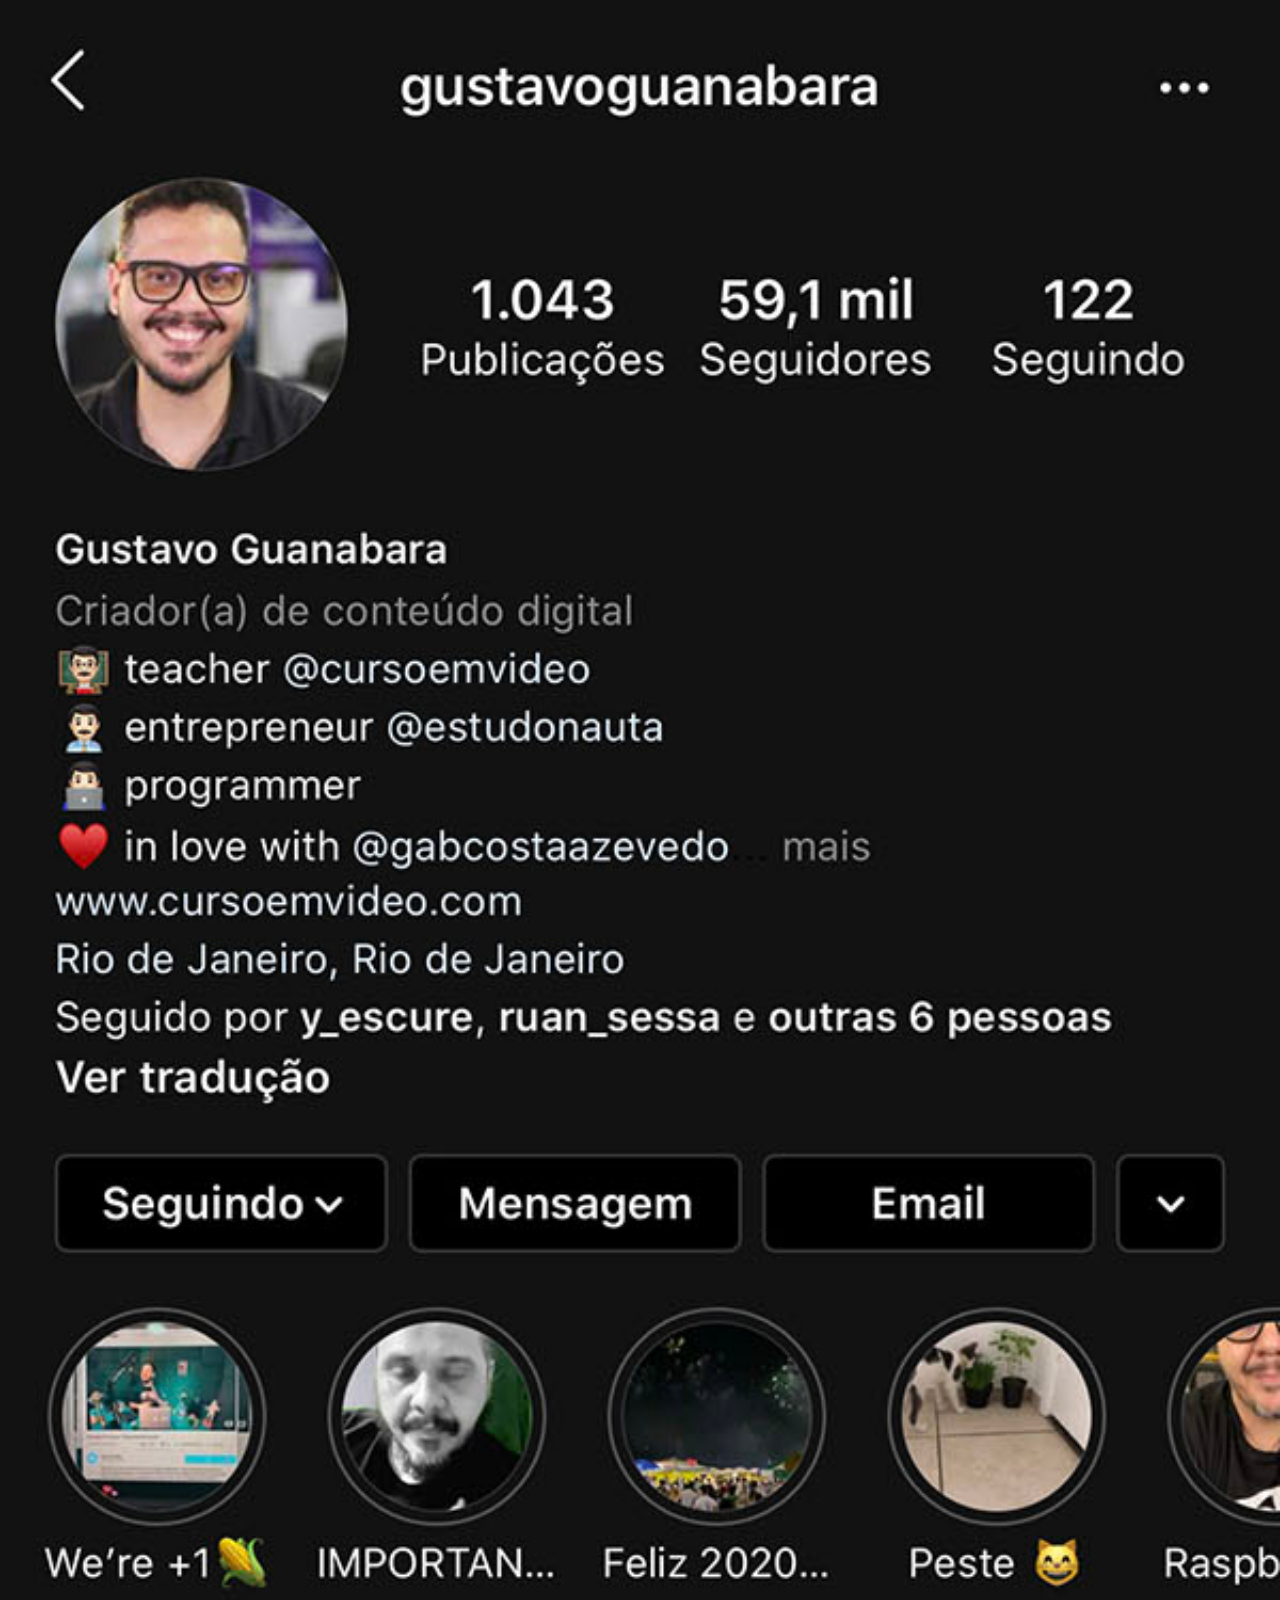
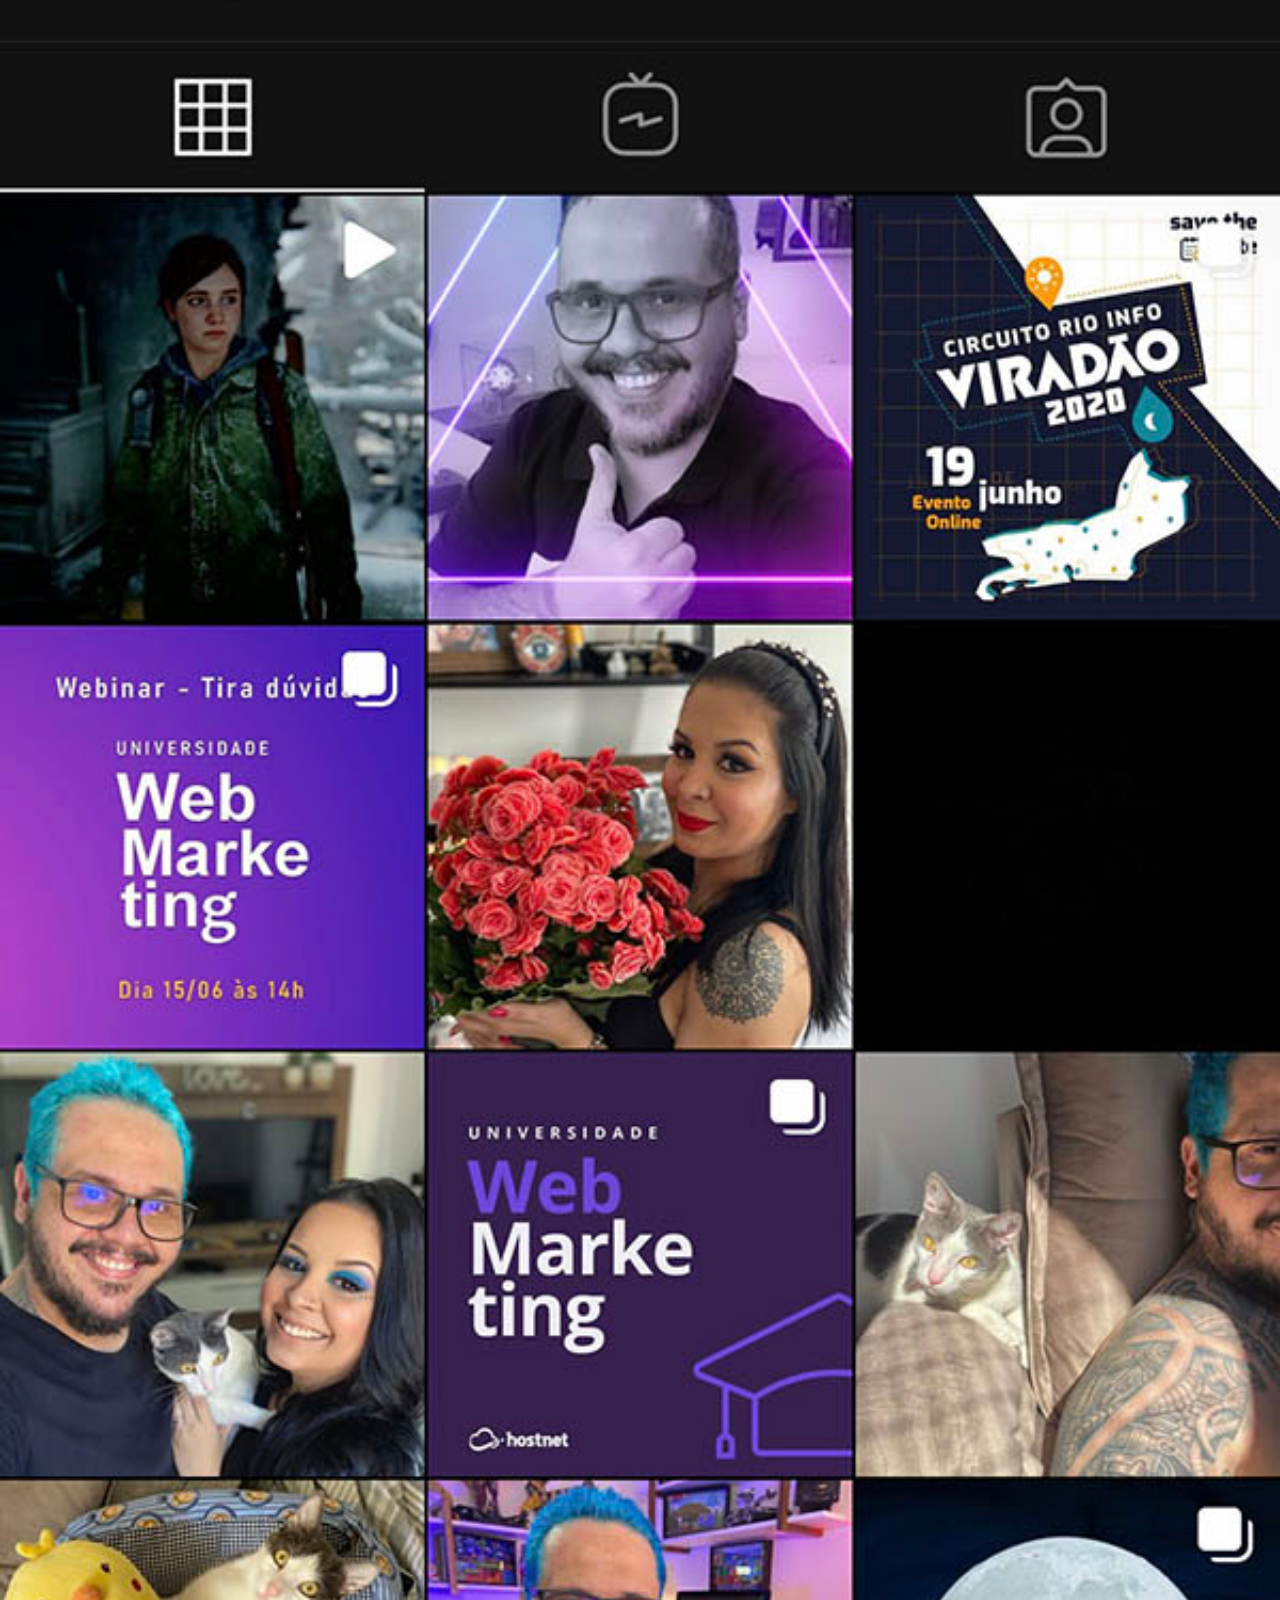
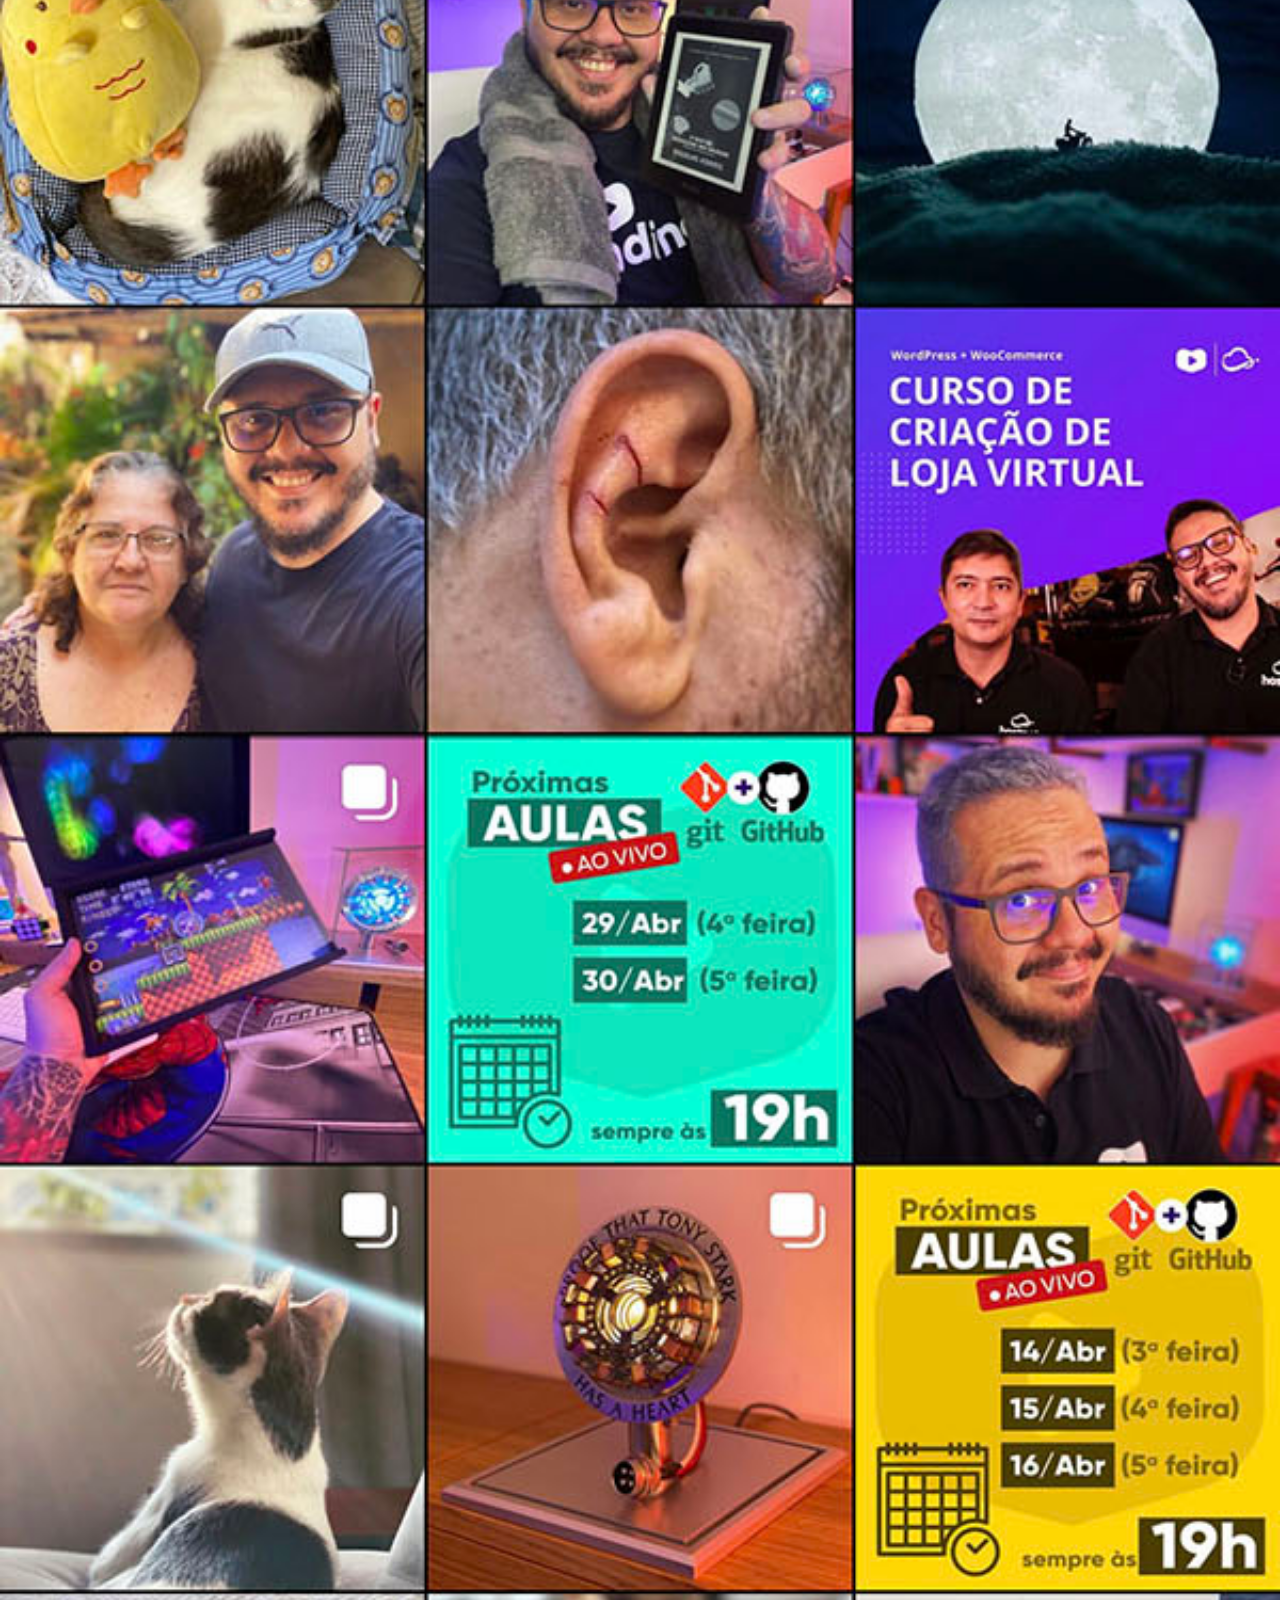
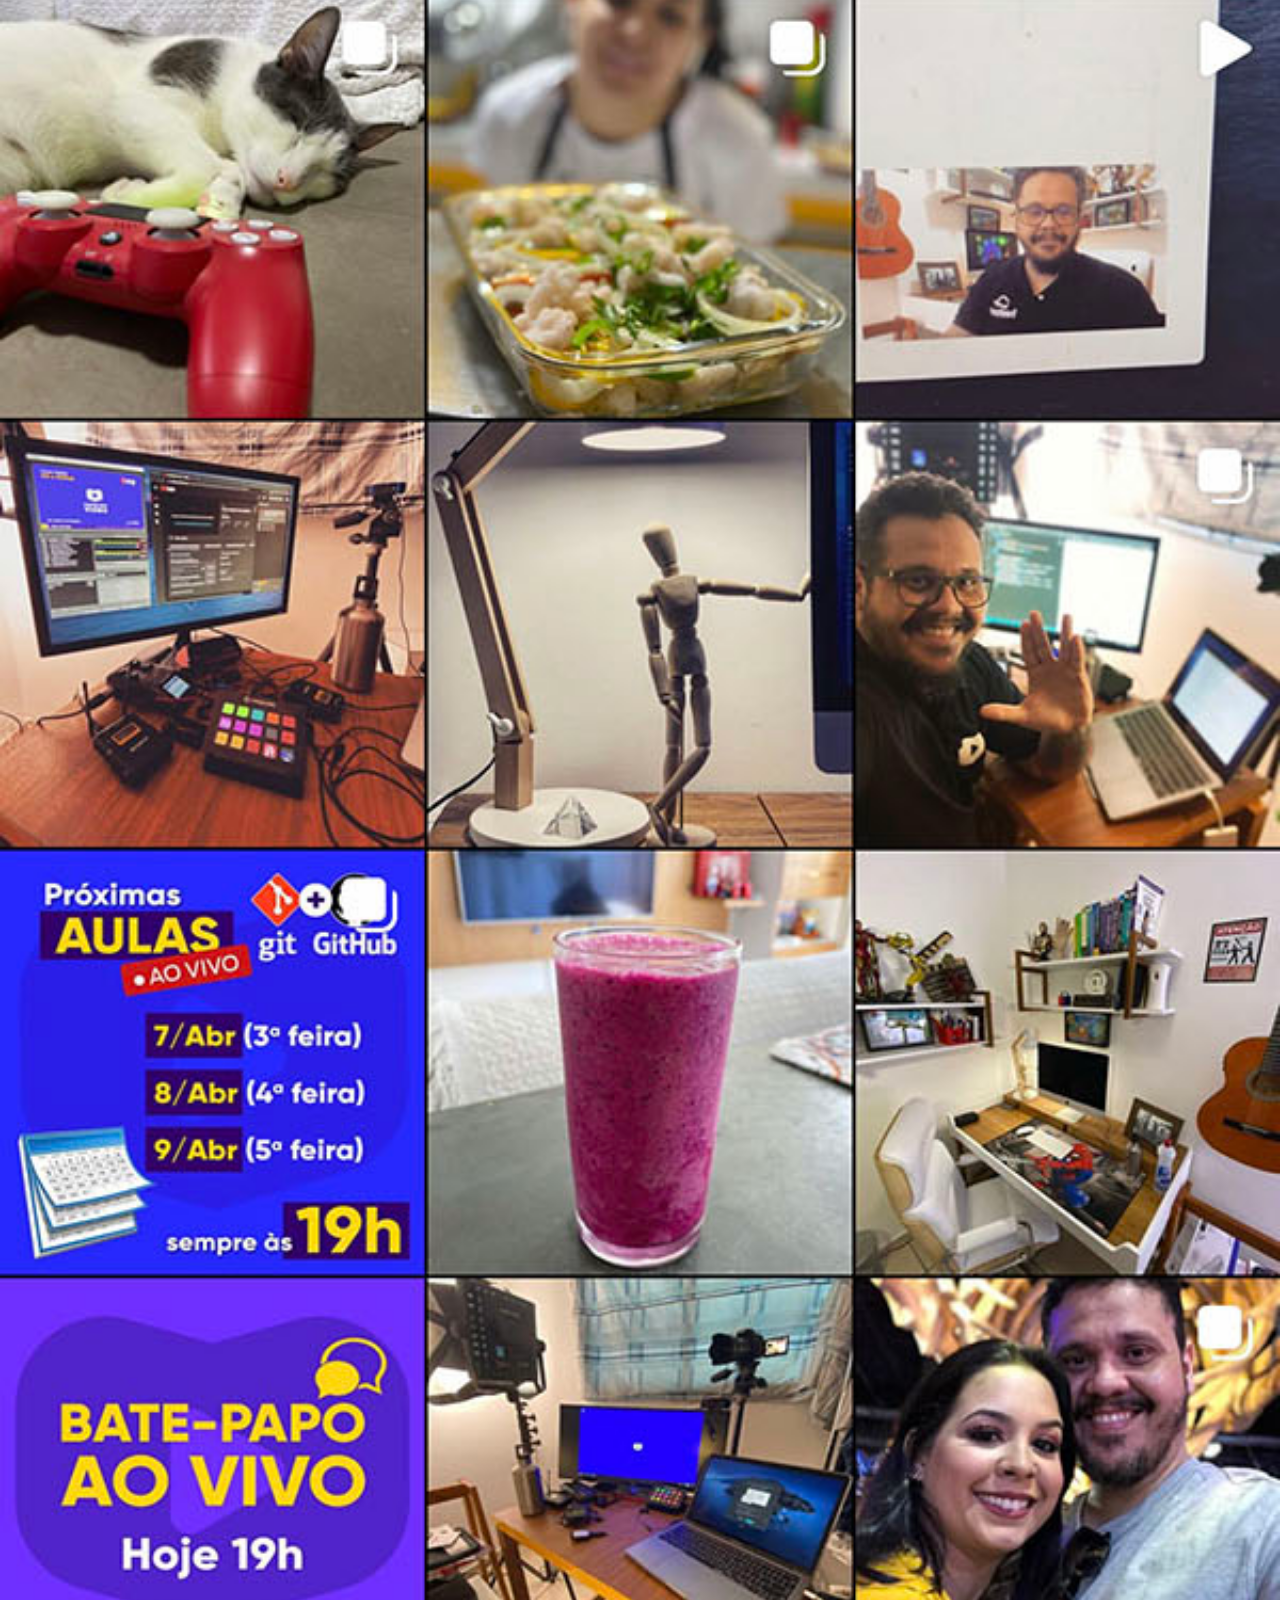
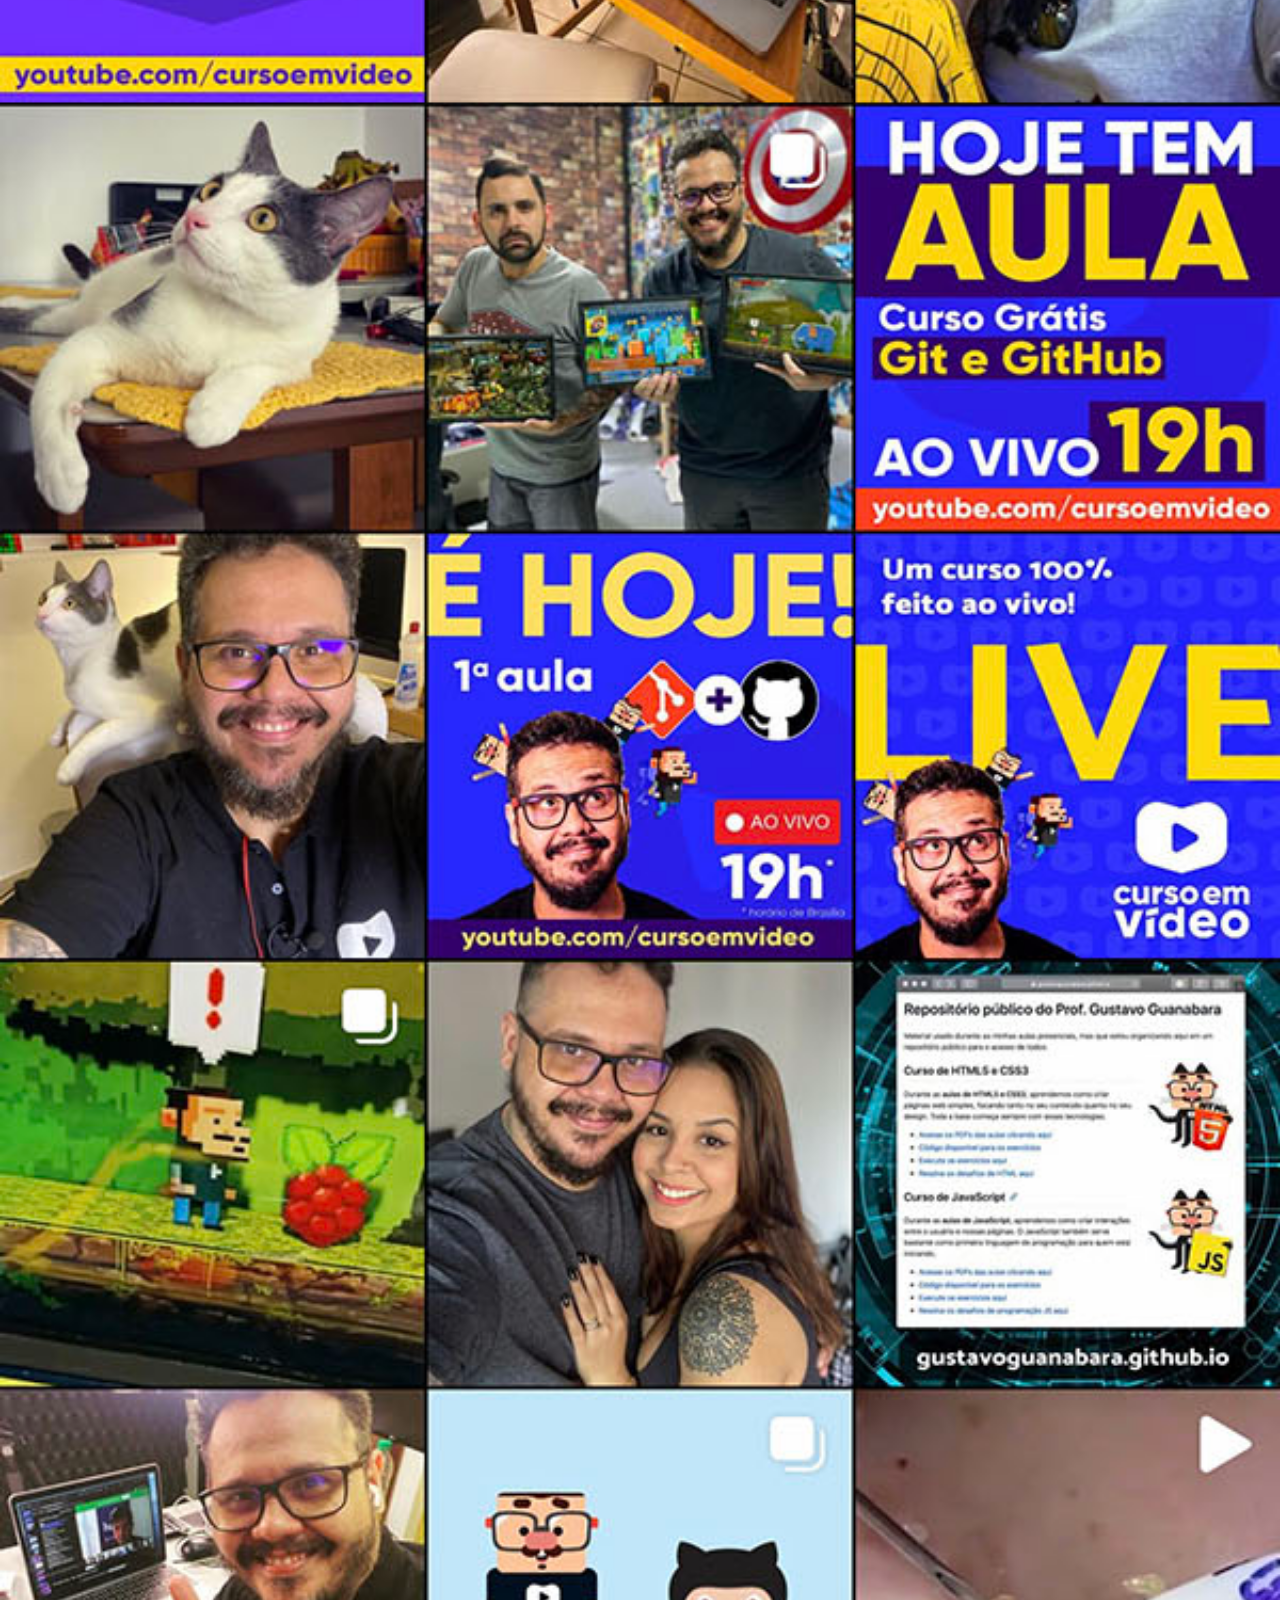
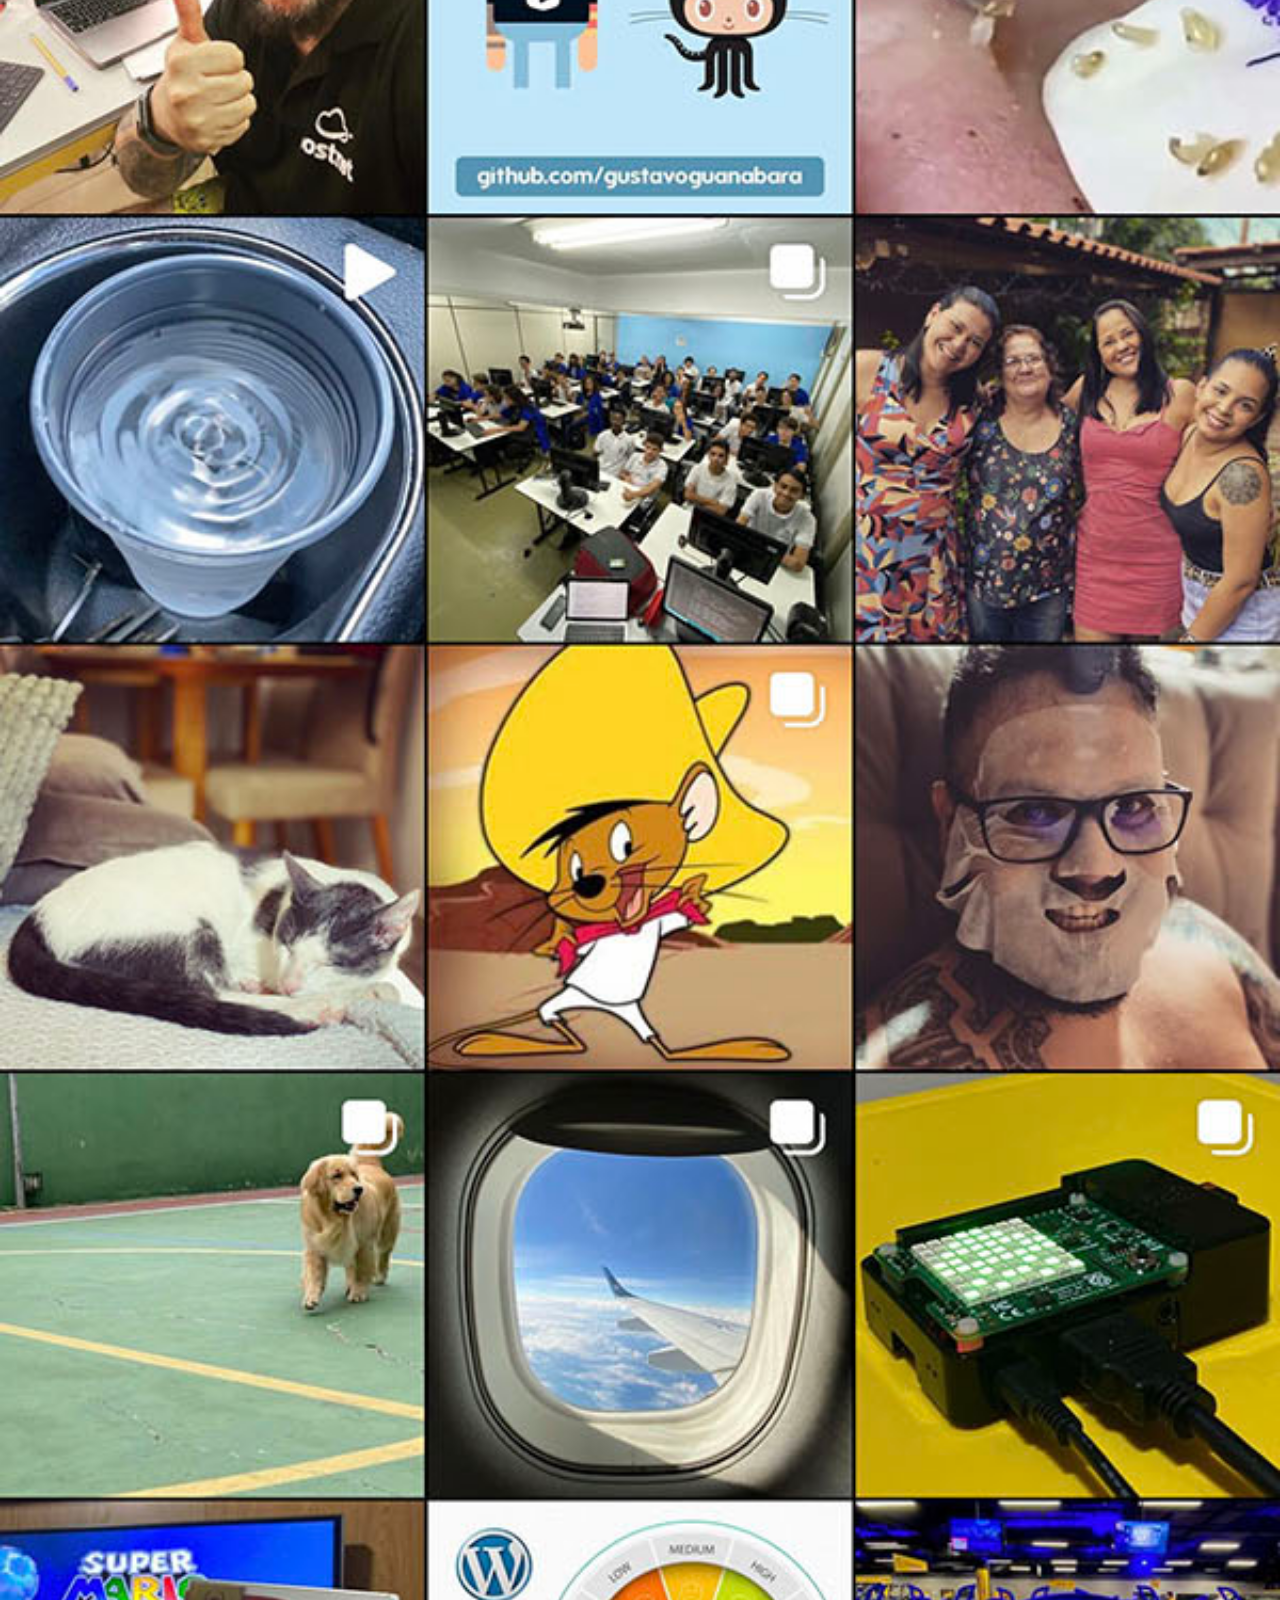
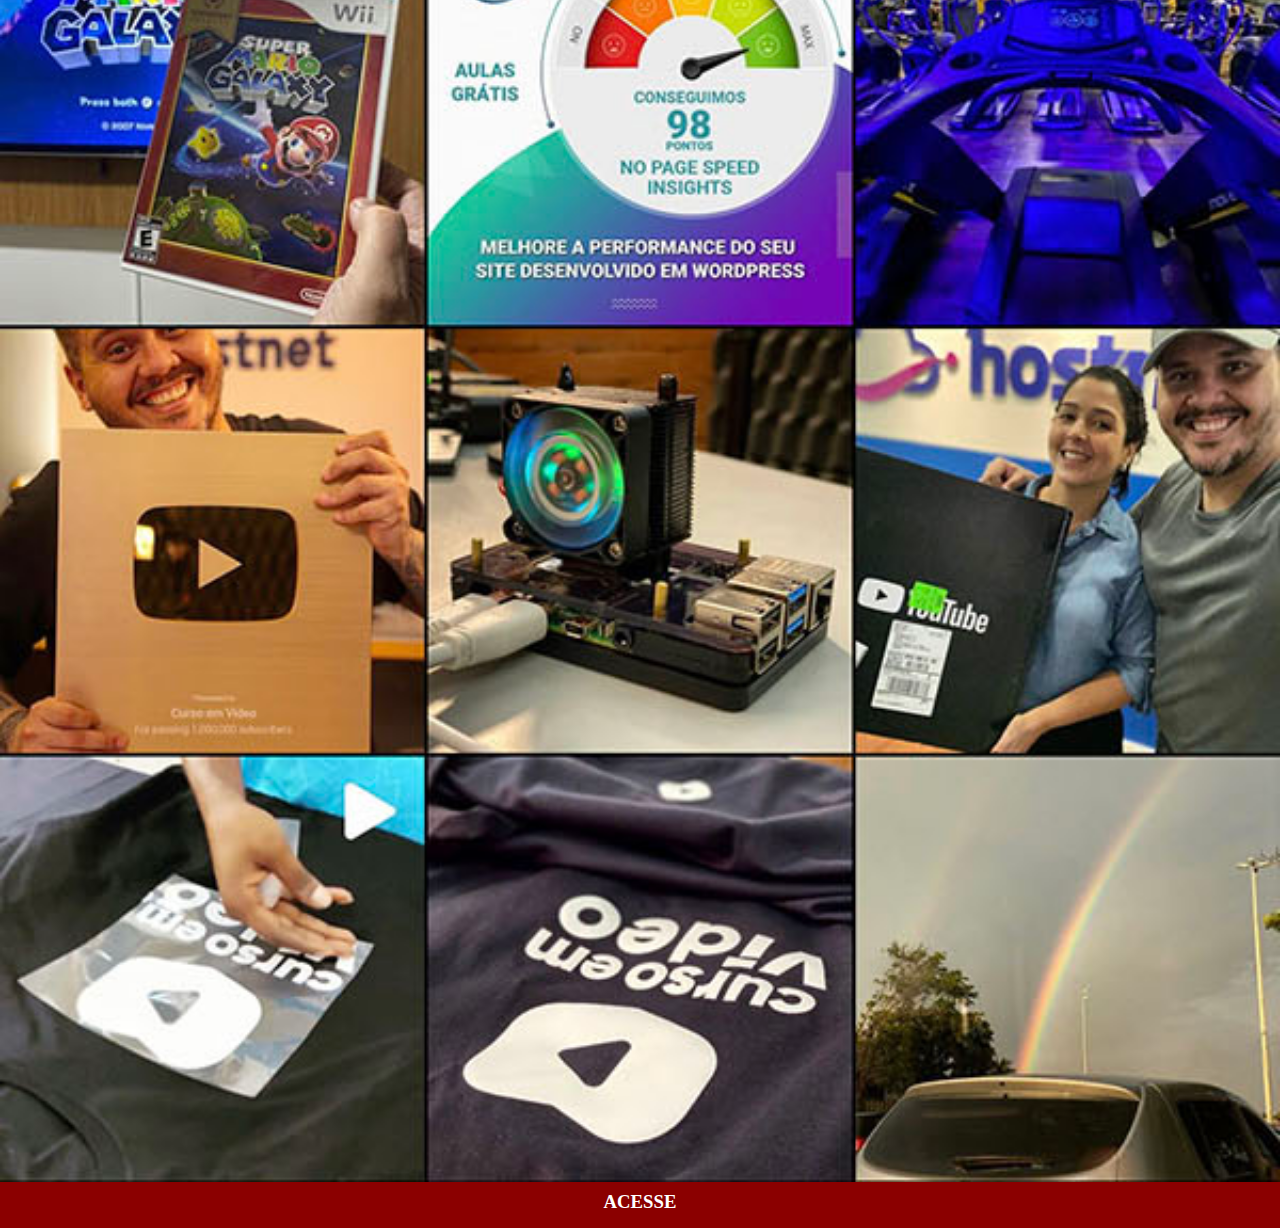
<file: instagram.html>
<!DOCTYPE html>
<html lang="en">
<head>
    <meta charset="UTF-8">
    <meta http-equiv="X-UA-Compatible" content="IE=edge">
    <meta name="viewport" content="width=device-width, initial-scale=1.0">
    <link rel="stylesheet" href="estilos/social.css">
    <title>Instagram</title>
</head>

<body>
    <img src="imagens/tela-instagram.jpg" alt="">
</body>

<footer>
    <a href=""><h3>ACESSE</h3></a>
</footer>
</html>
</file>
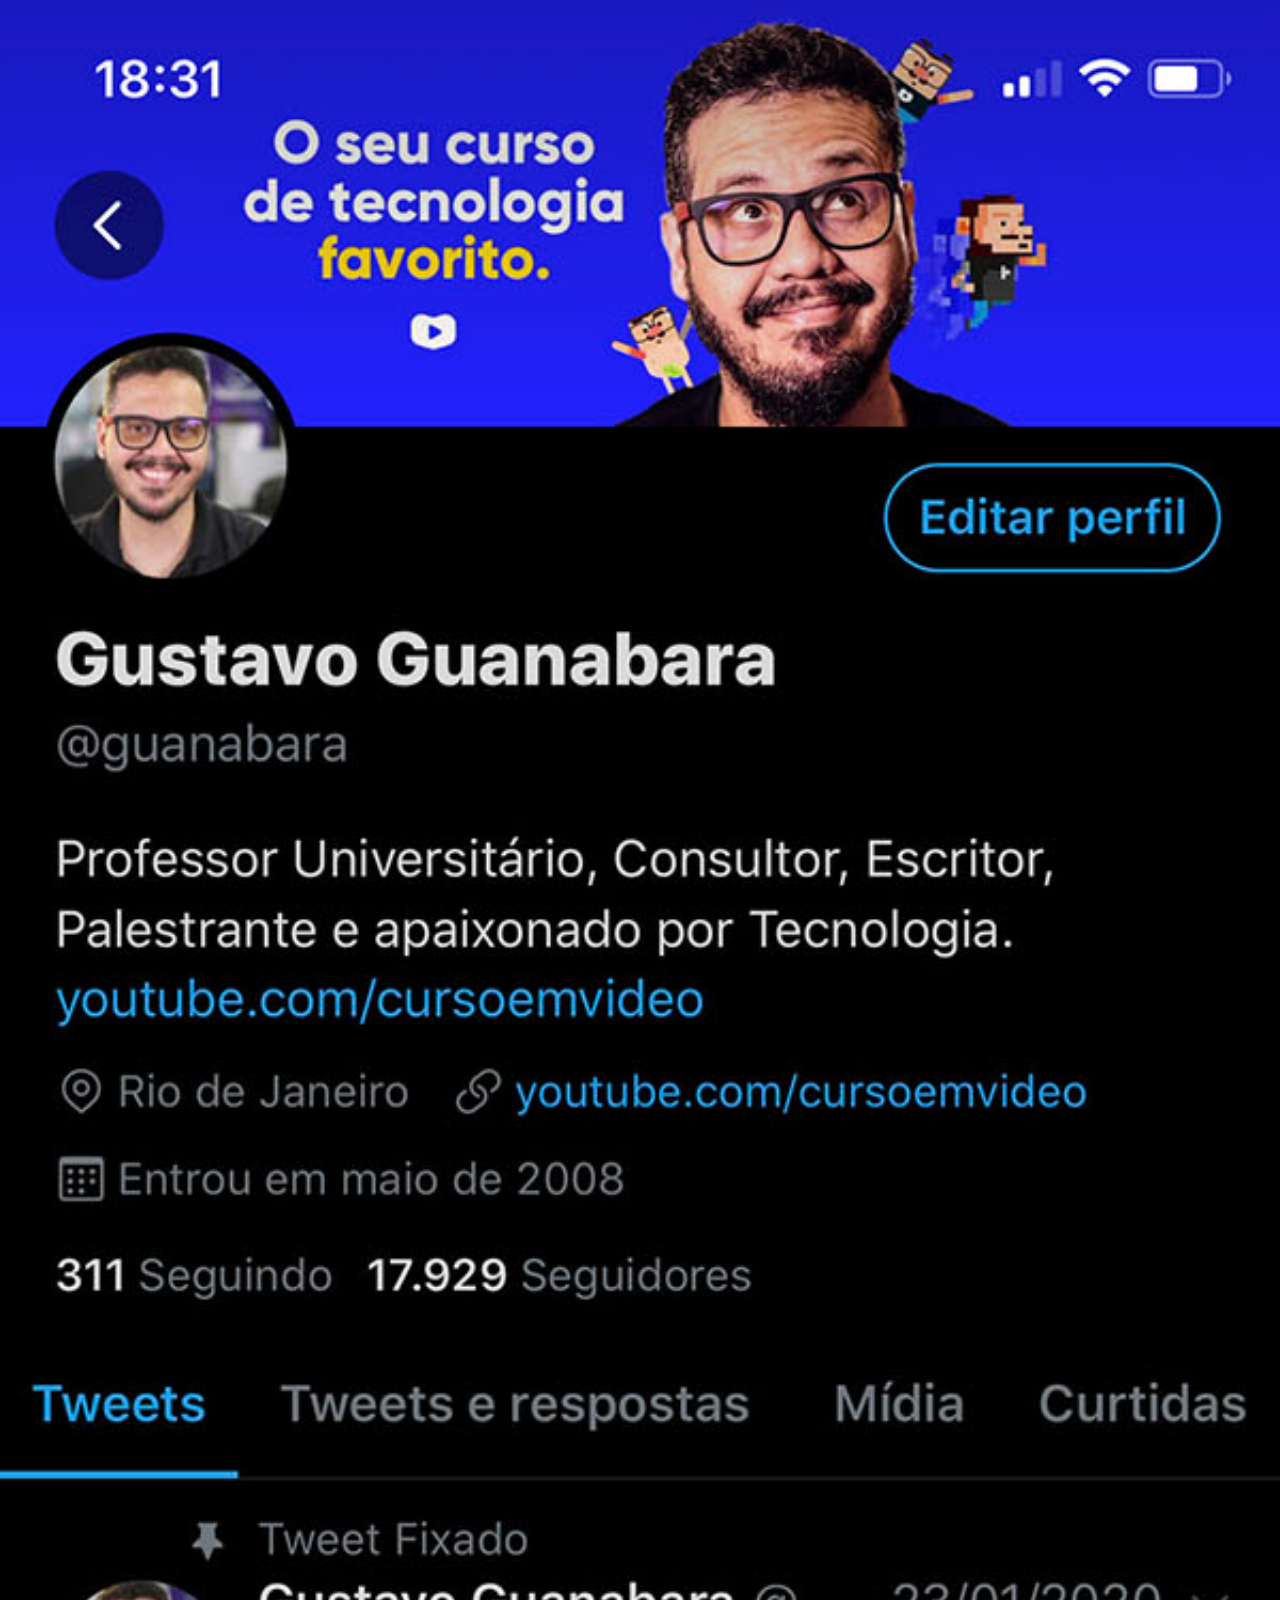
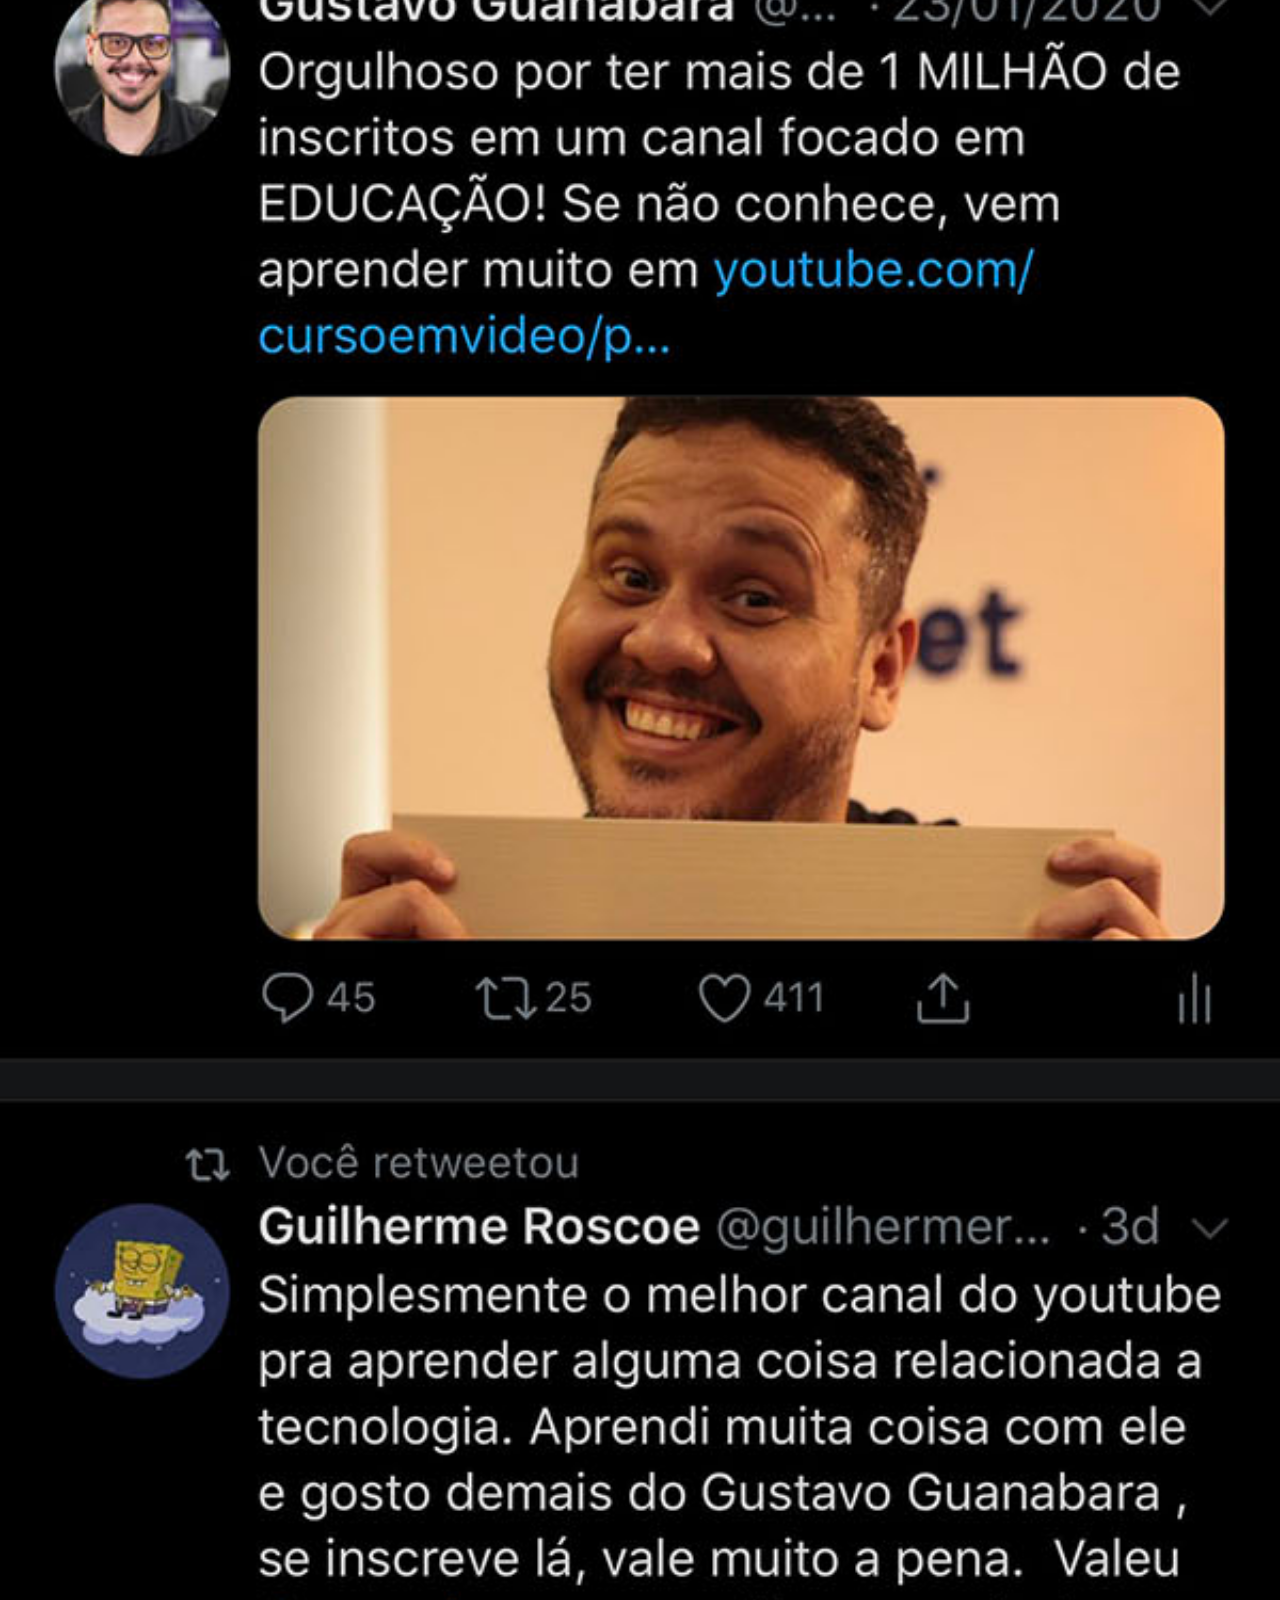
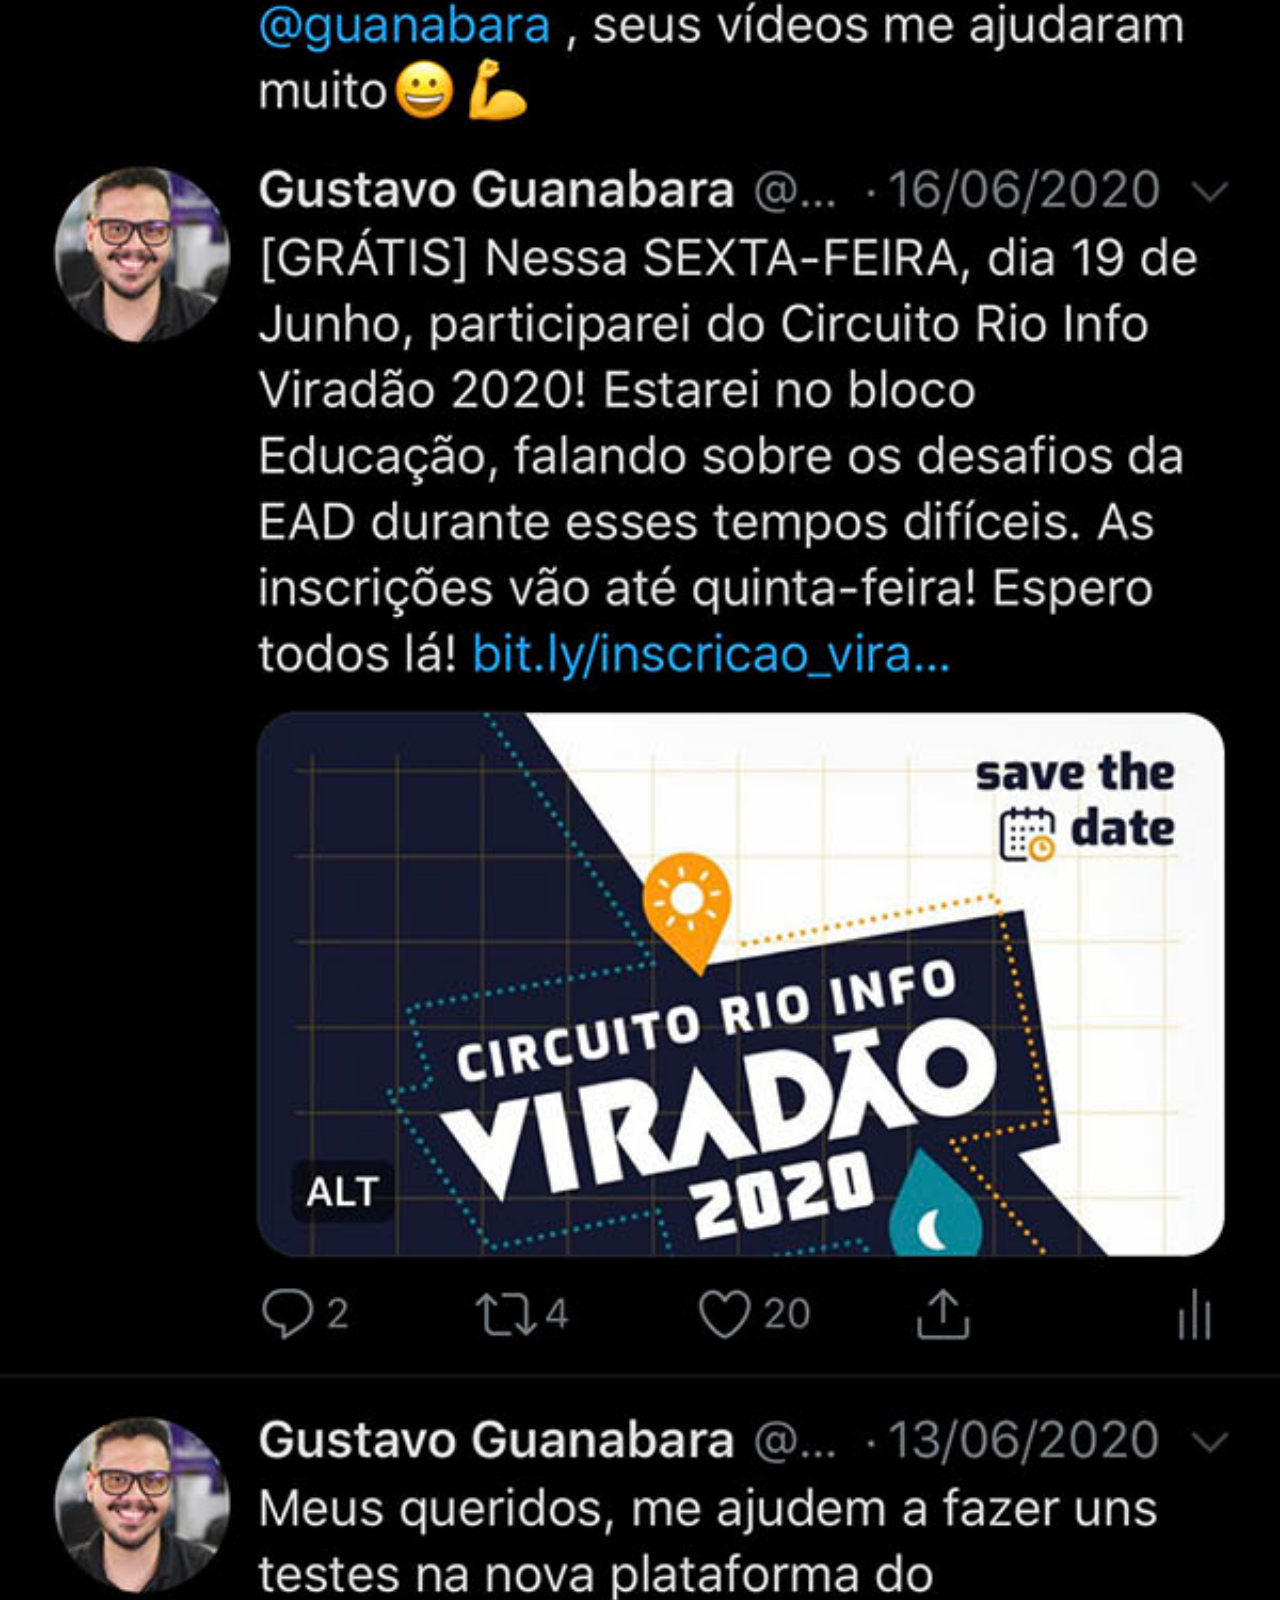
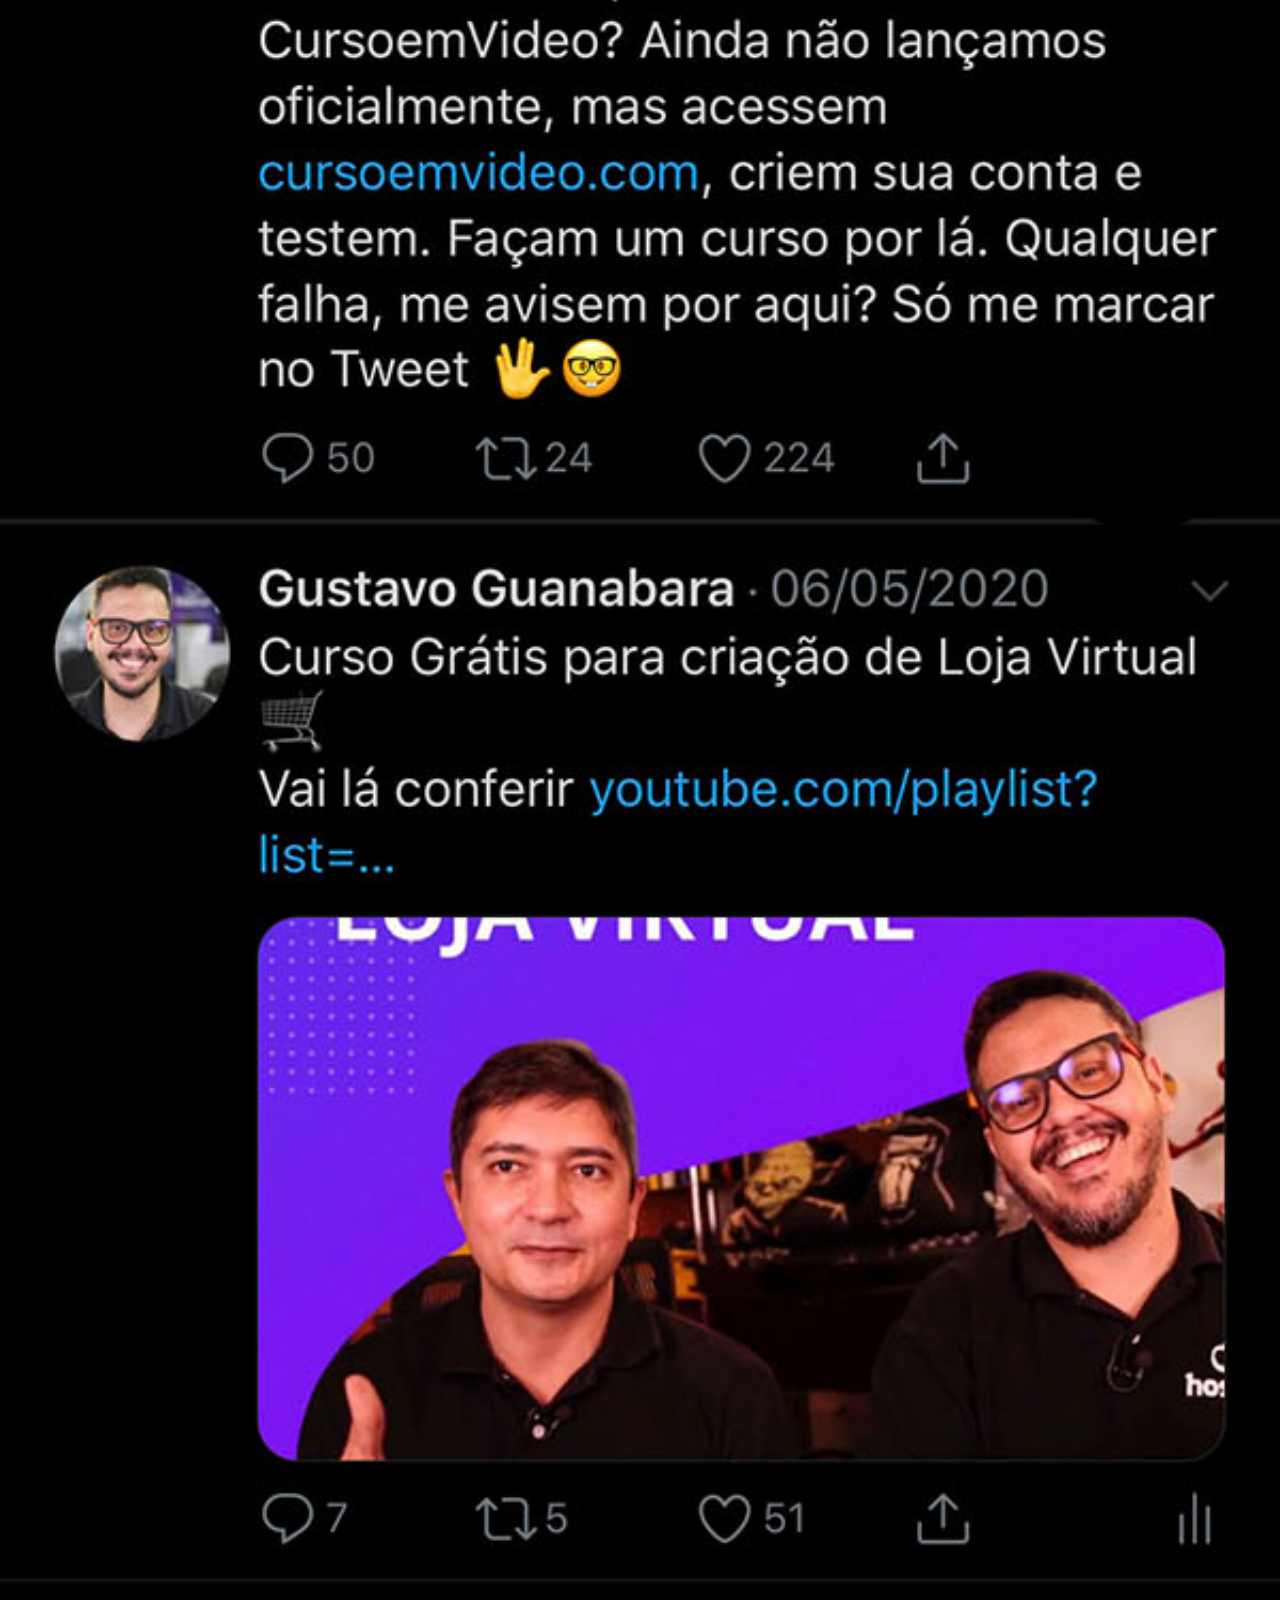
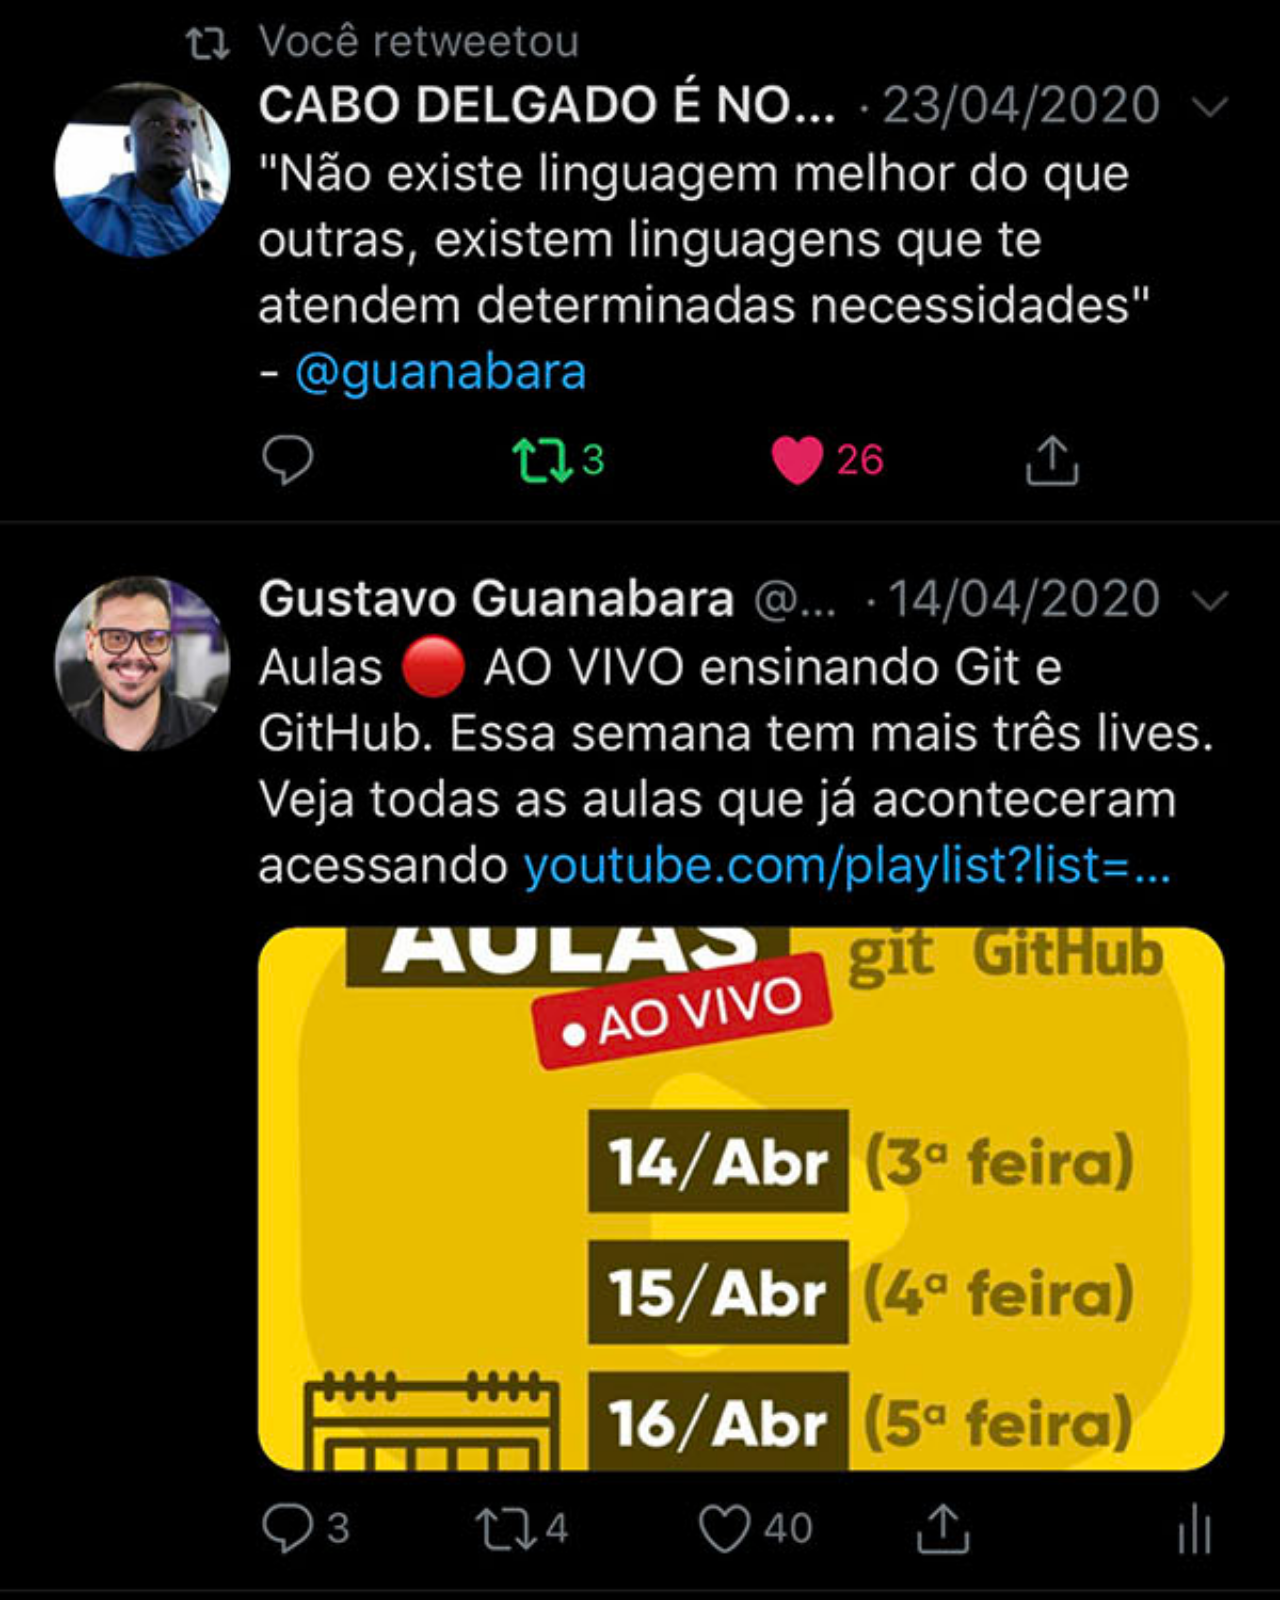
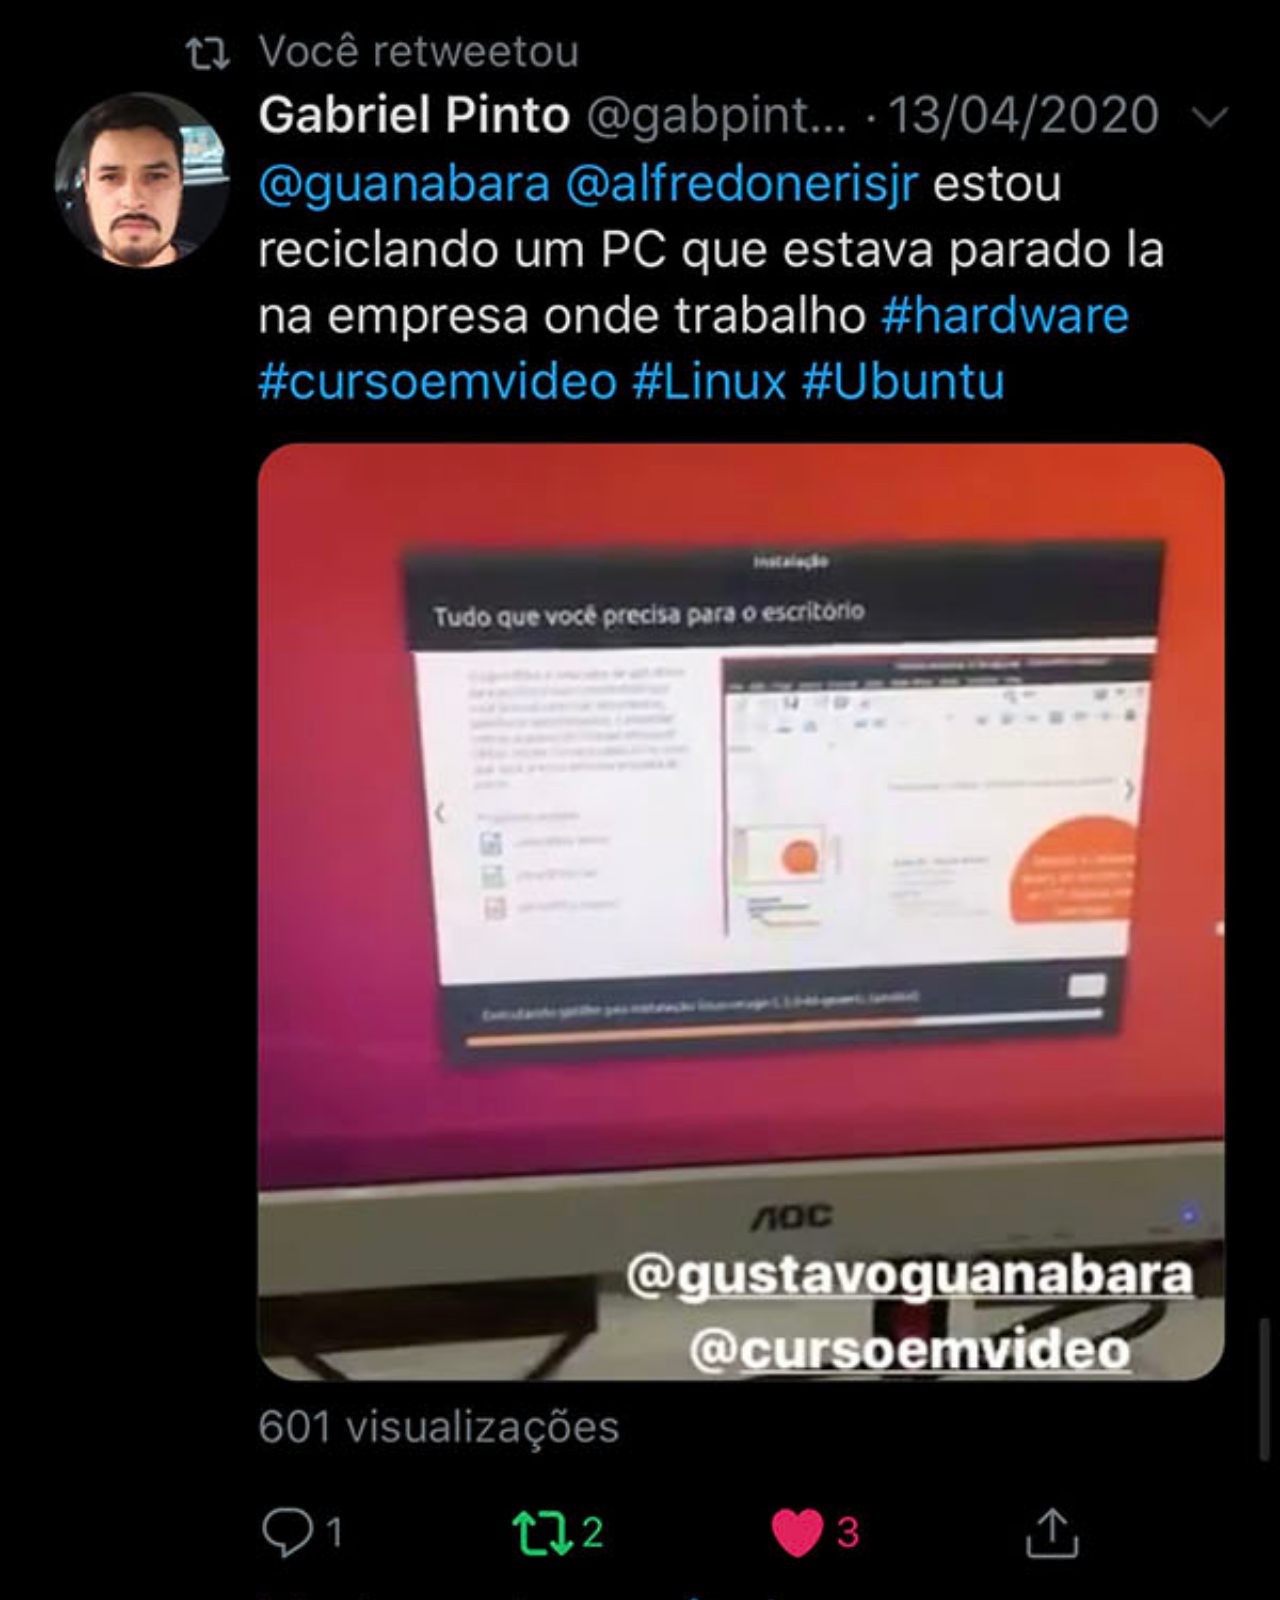
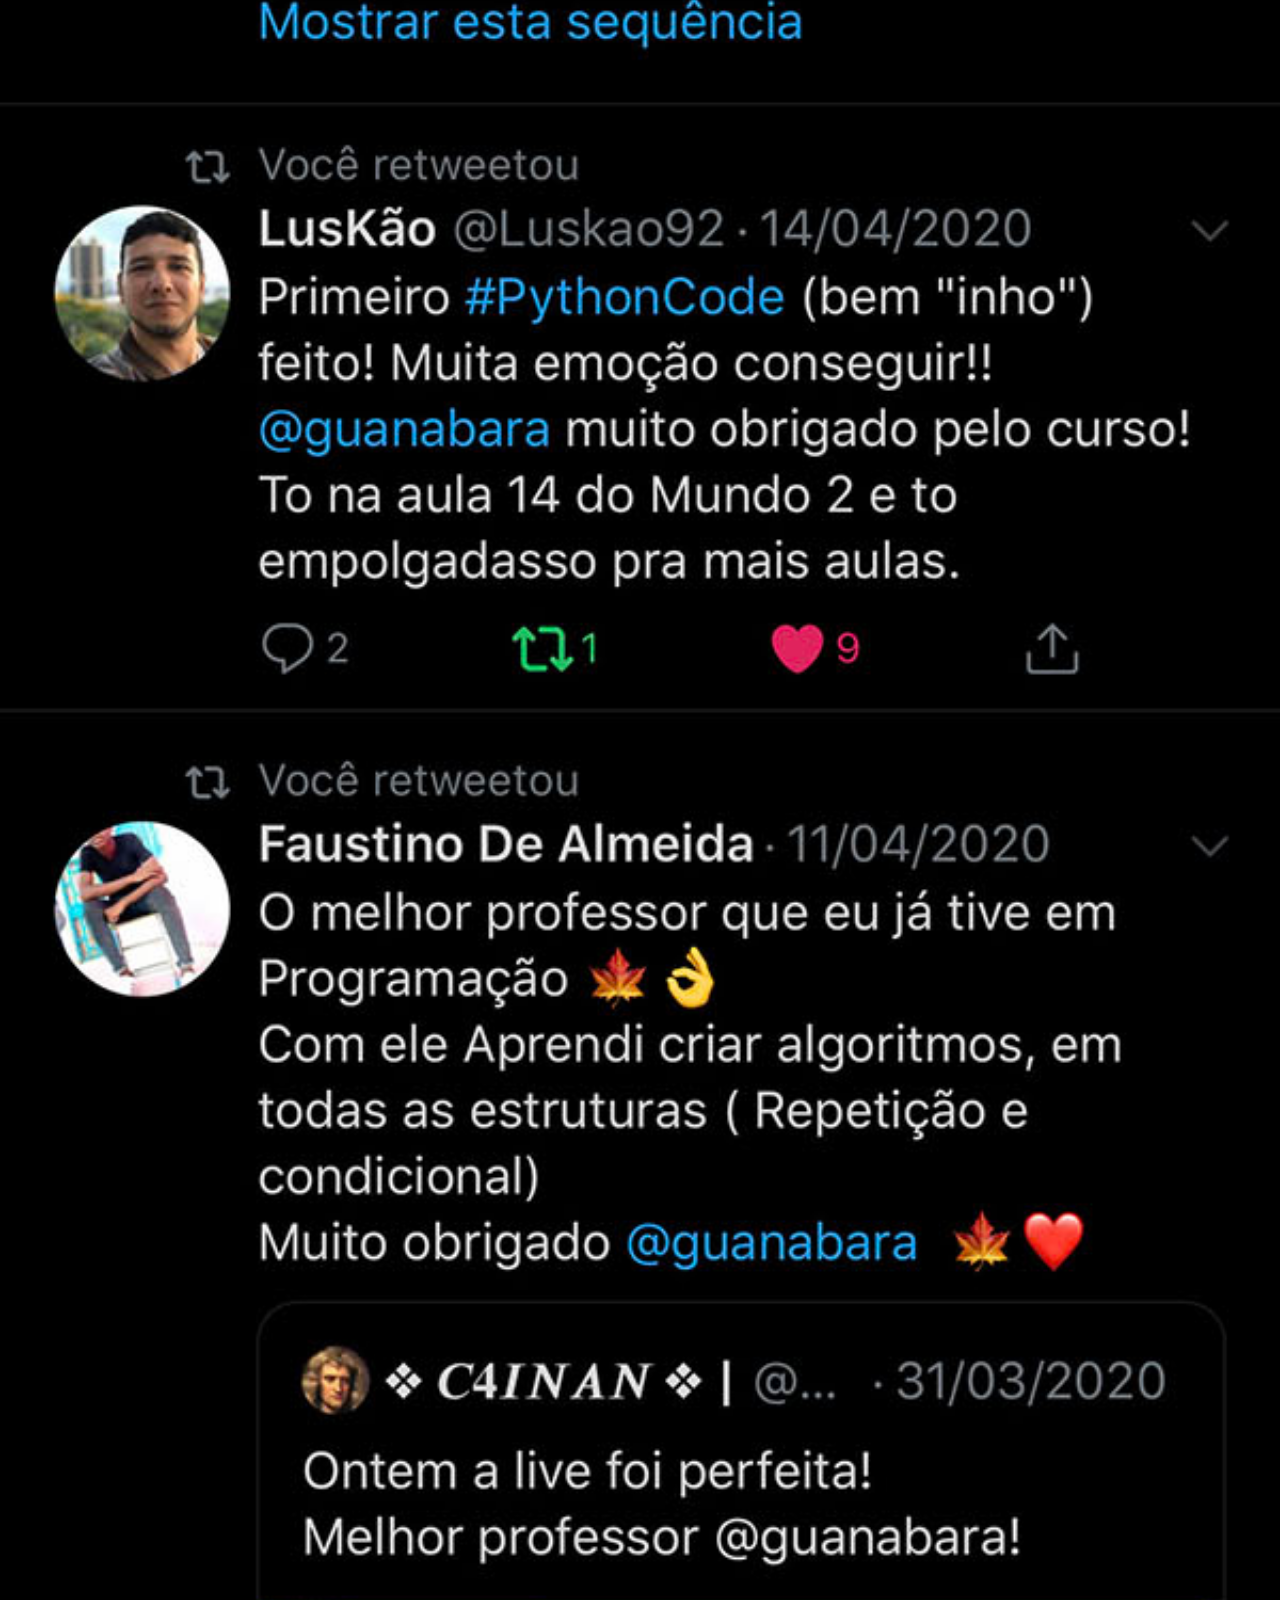
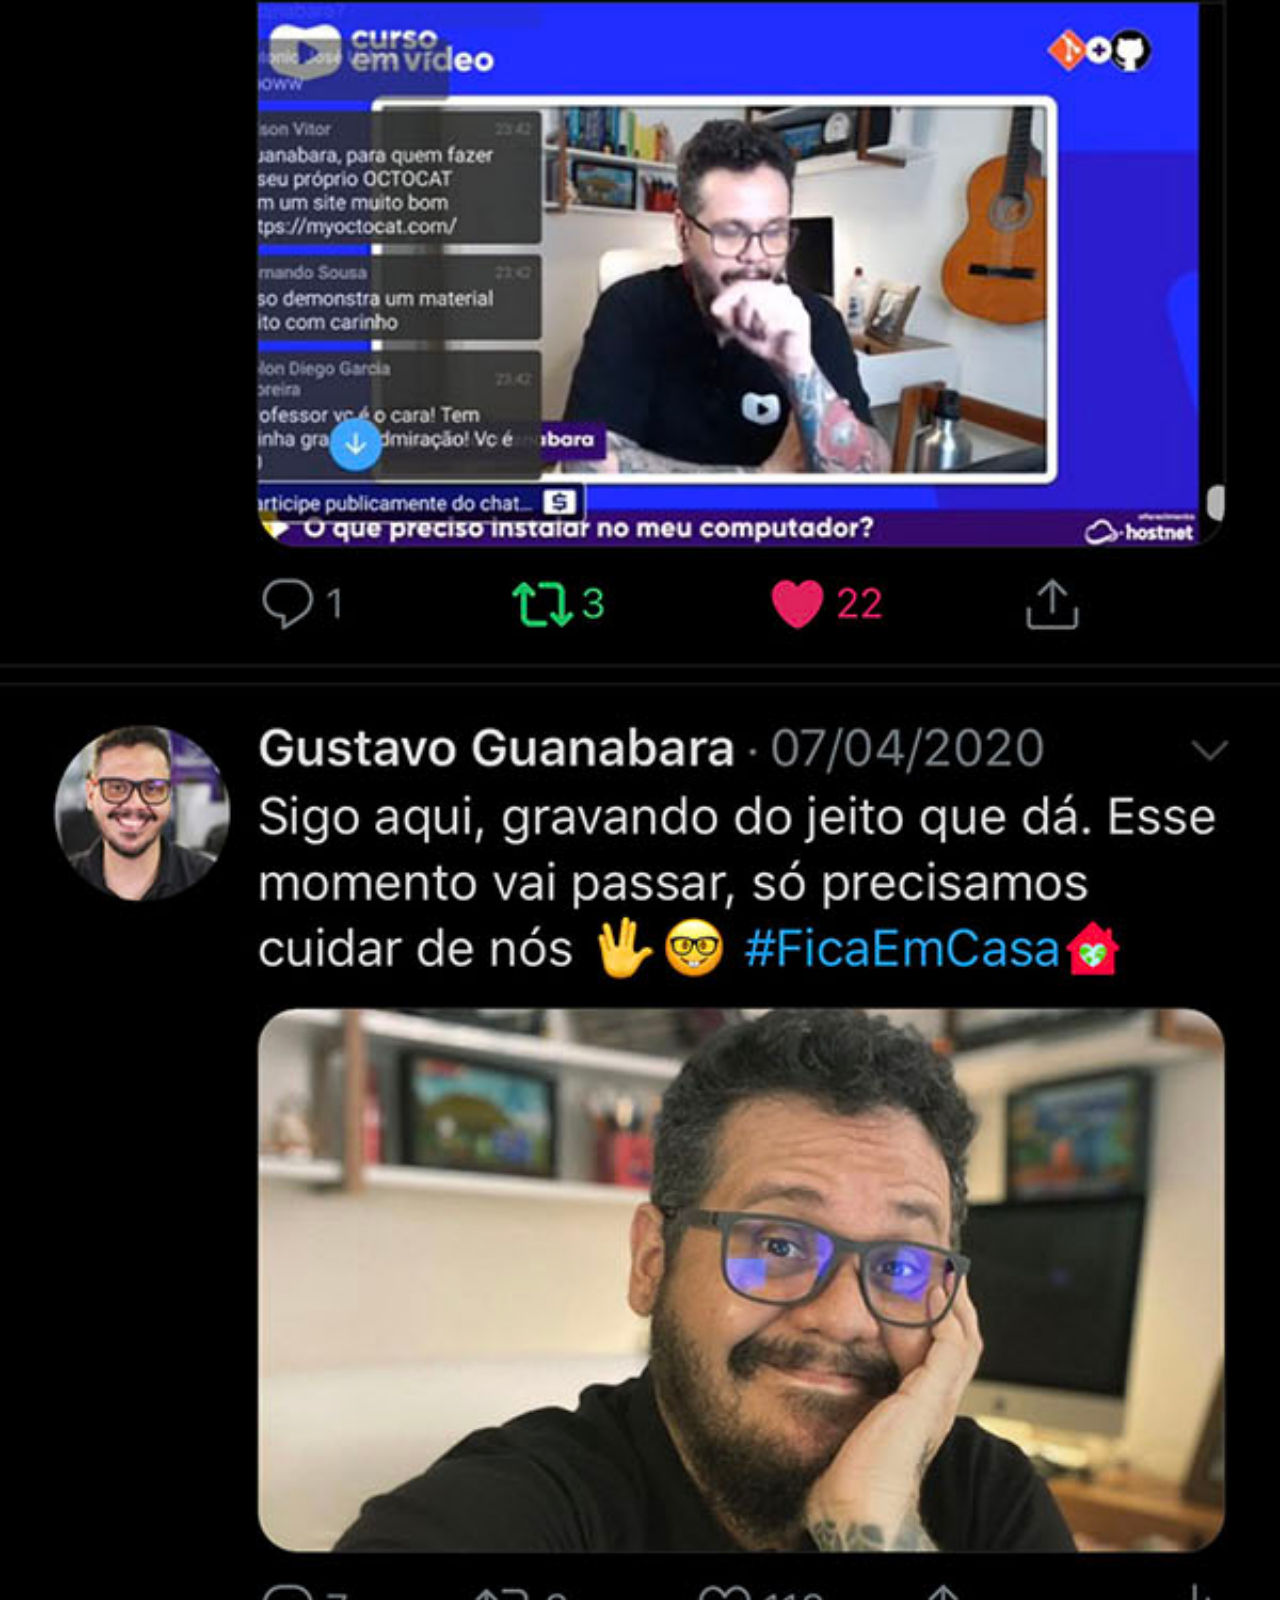
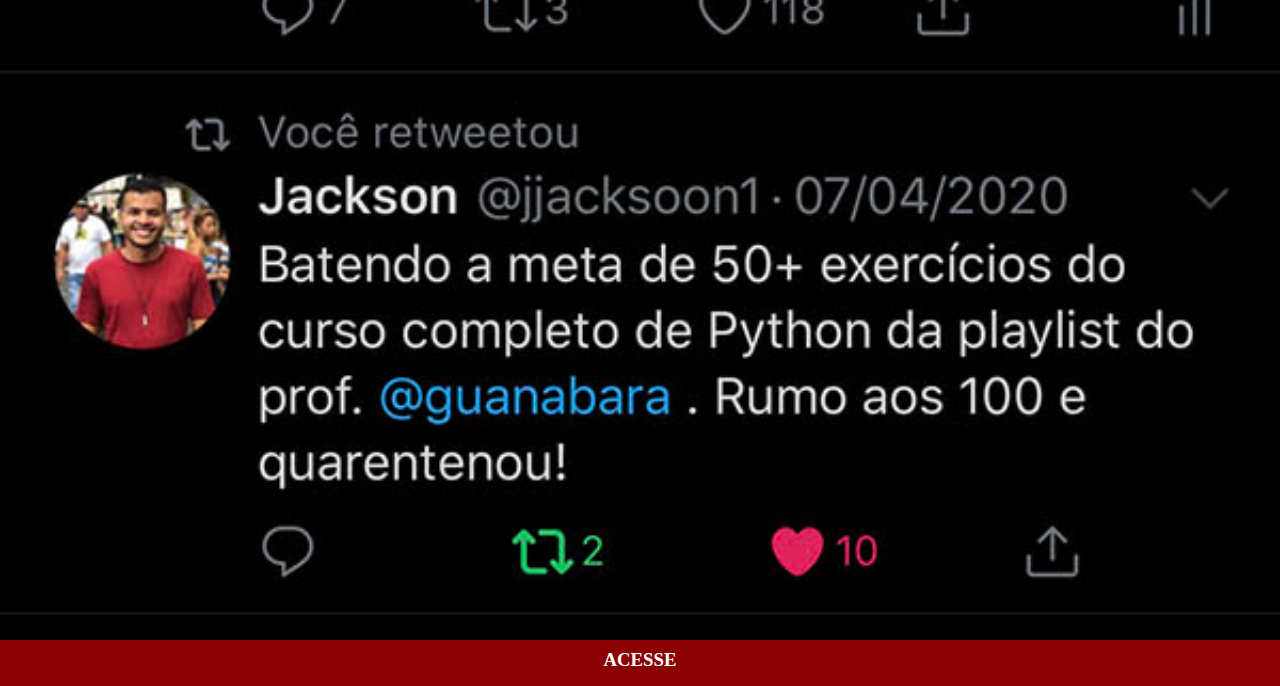
<file: twitter.html>
<!DOCTYPE html>
<html lang="en">
<head>
    <meta charset="UTF-8">
    <meta http-equiv="X-UA-Compatible" content="IE=edge">
    <meta name="viewport" content="width=device-width, initial-scale=1.0">
    <link rel="stylesheet" href="estilos/social.css">
    <title>Twitter</title>
</head>

<body>
    <img src="imagens/tela-twitter.jpg" alt="">
</body>

<footer>
    <a href=""><h3>ACESSE</h3></a>
</footer>
</html>
</file>
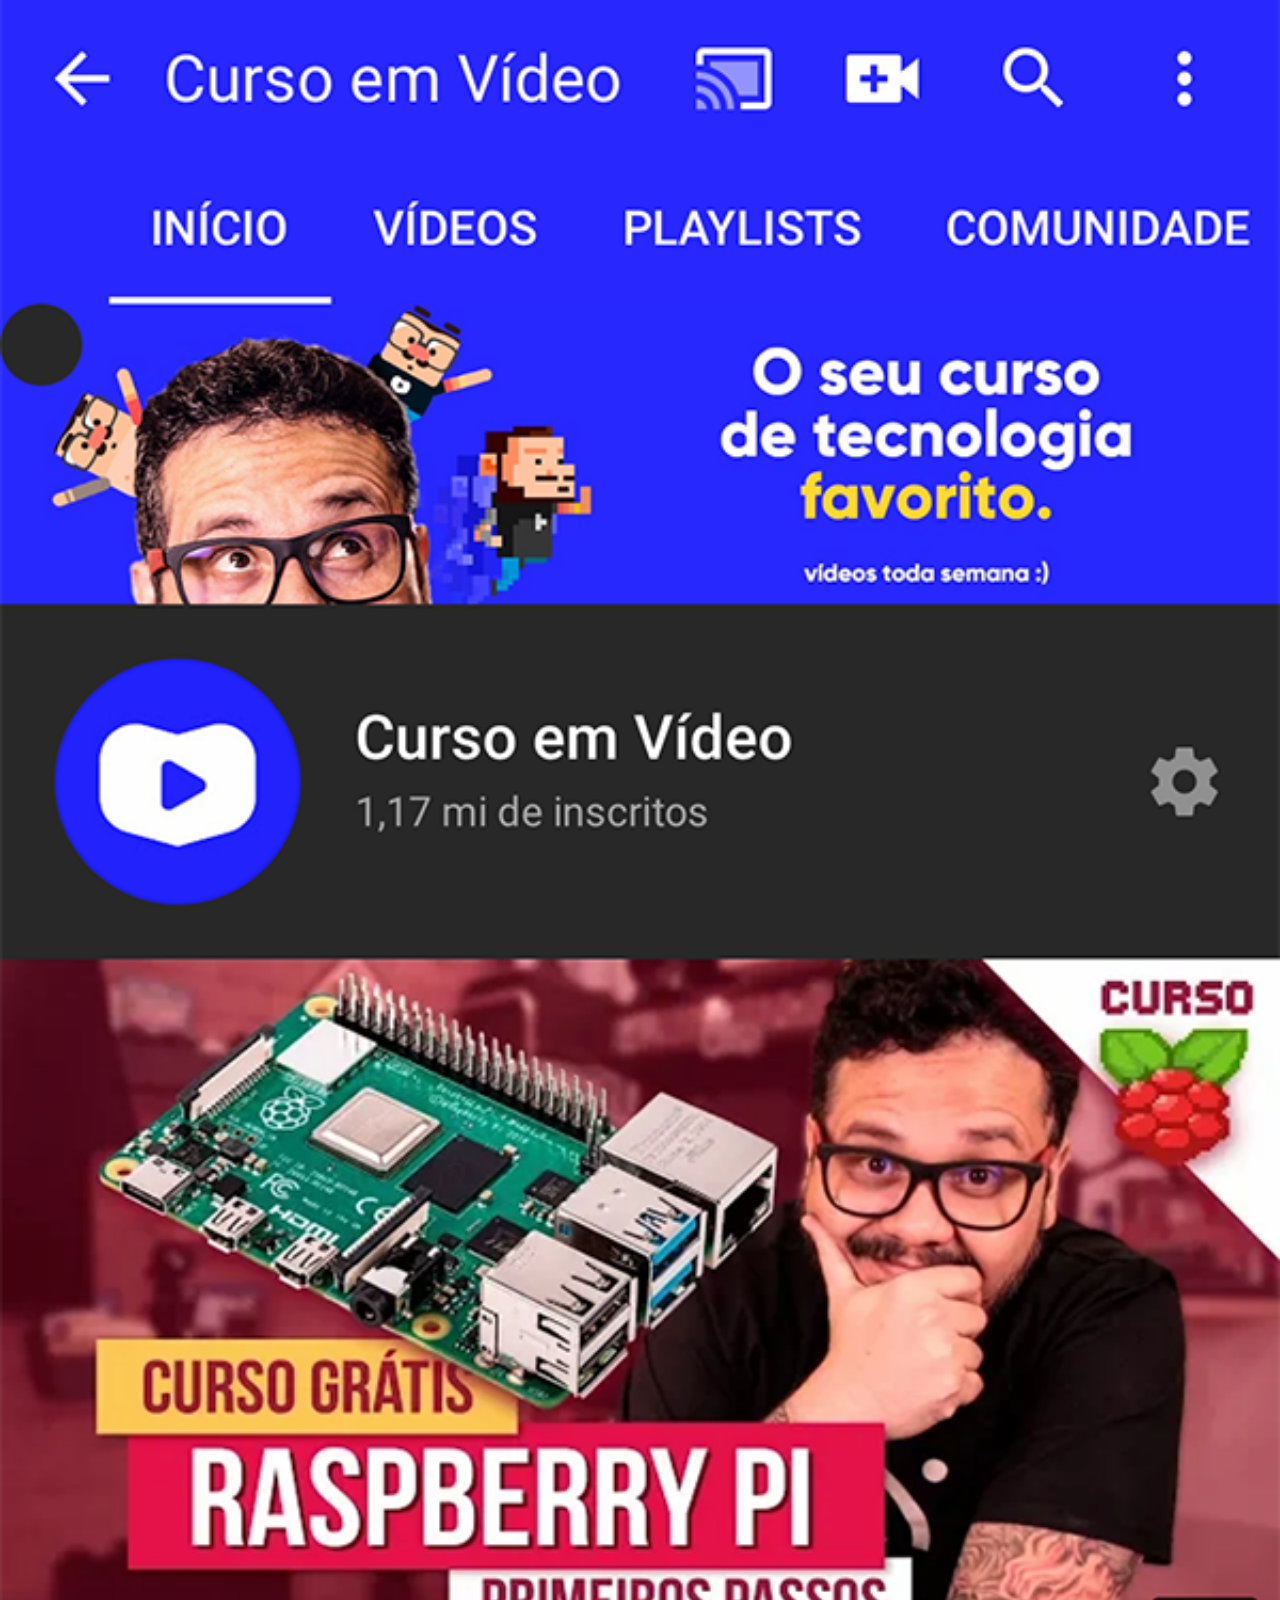
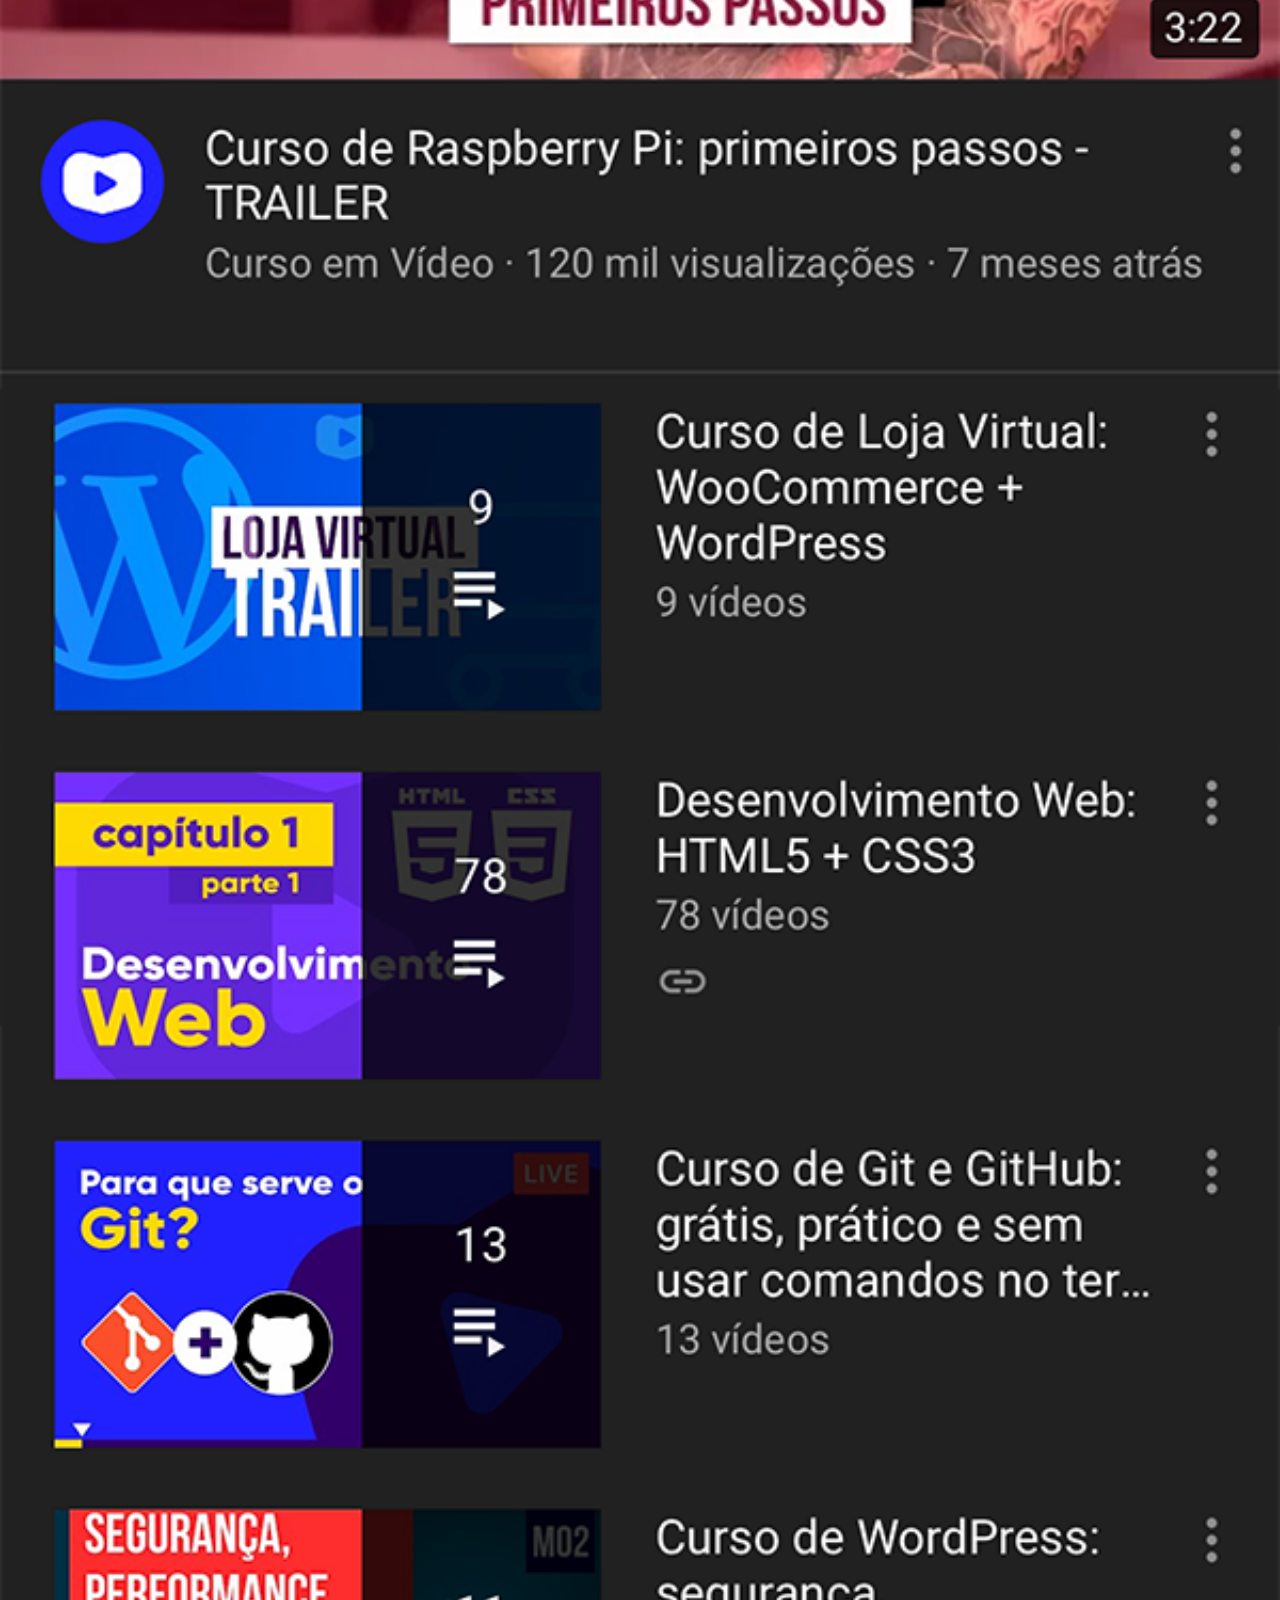
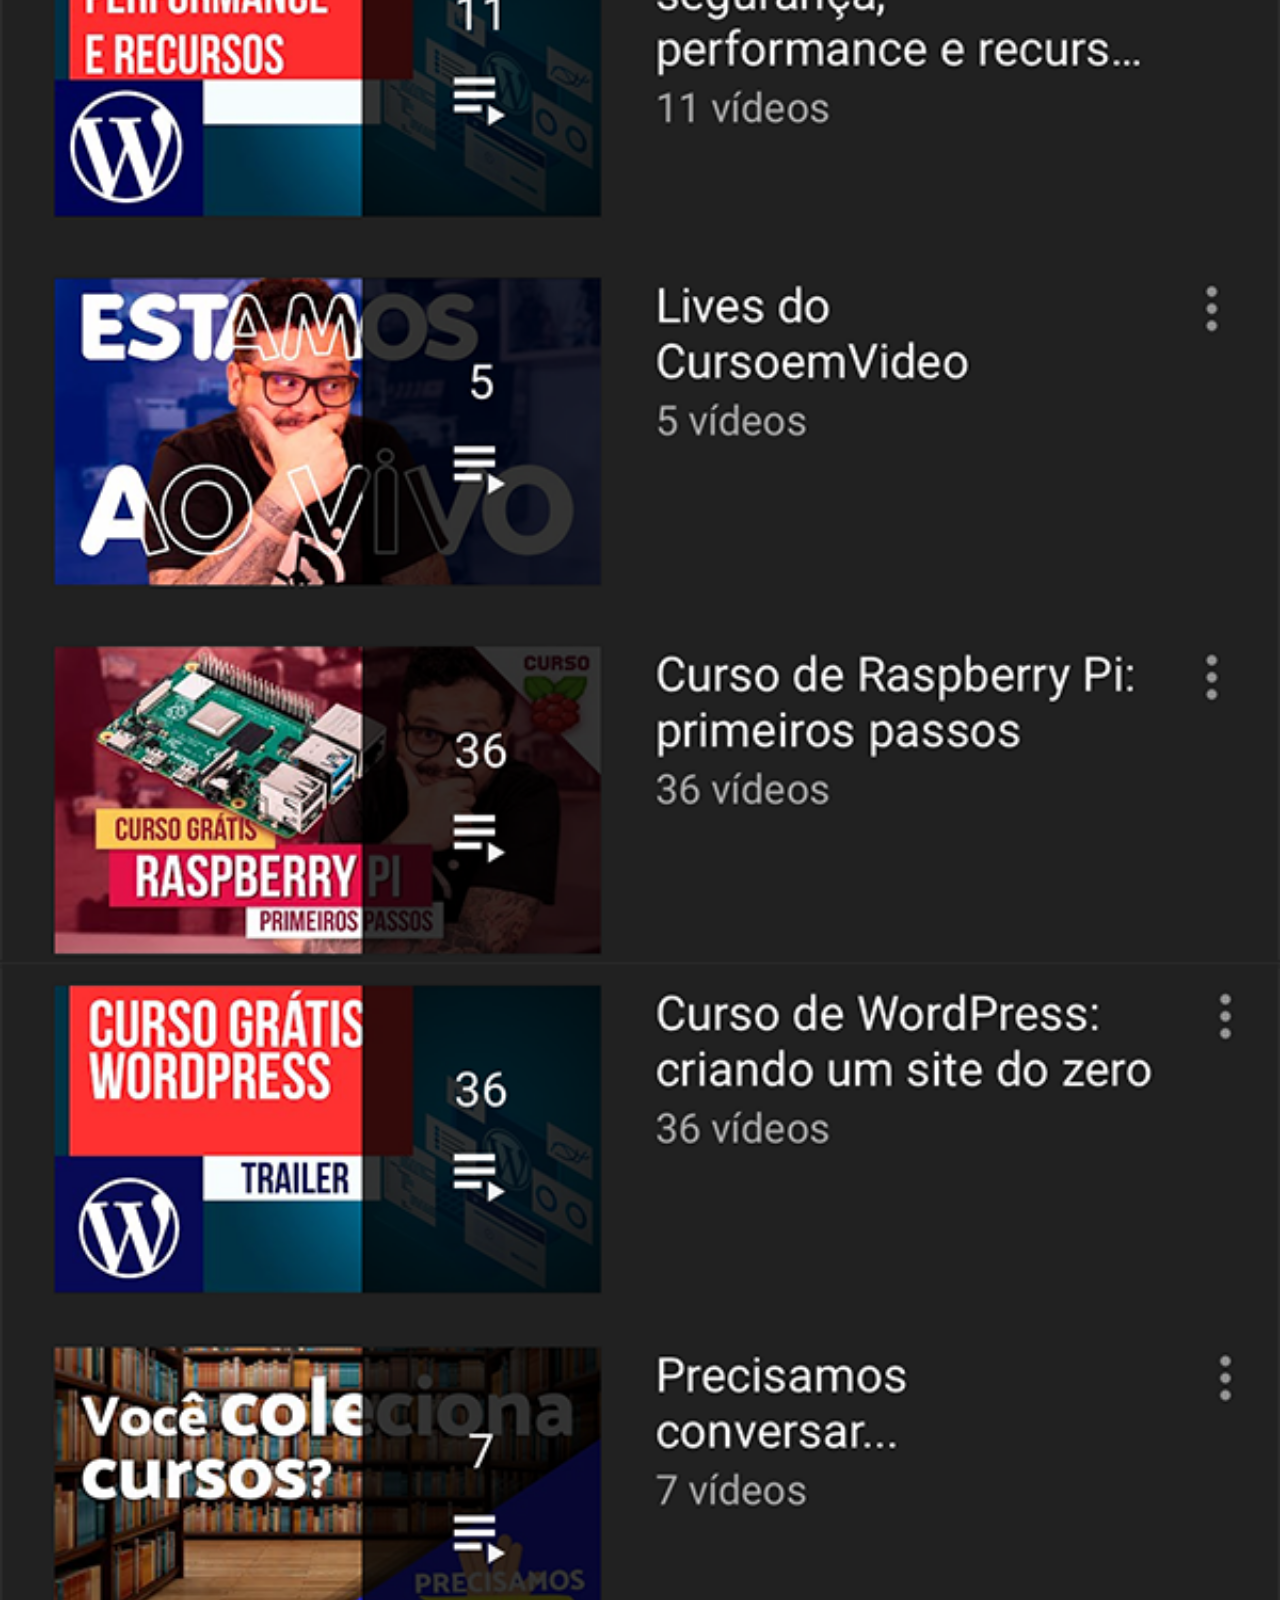
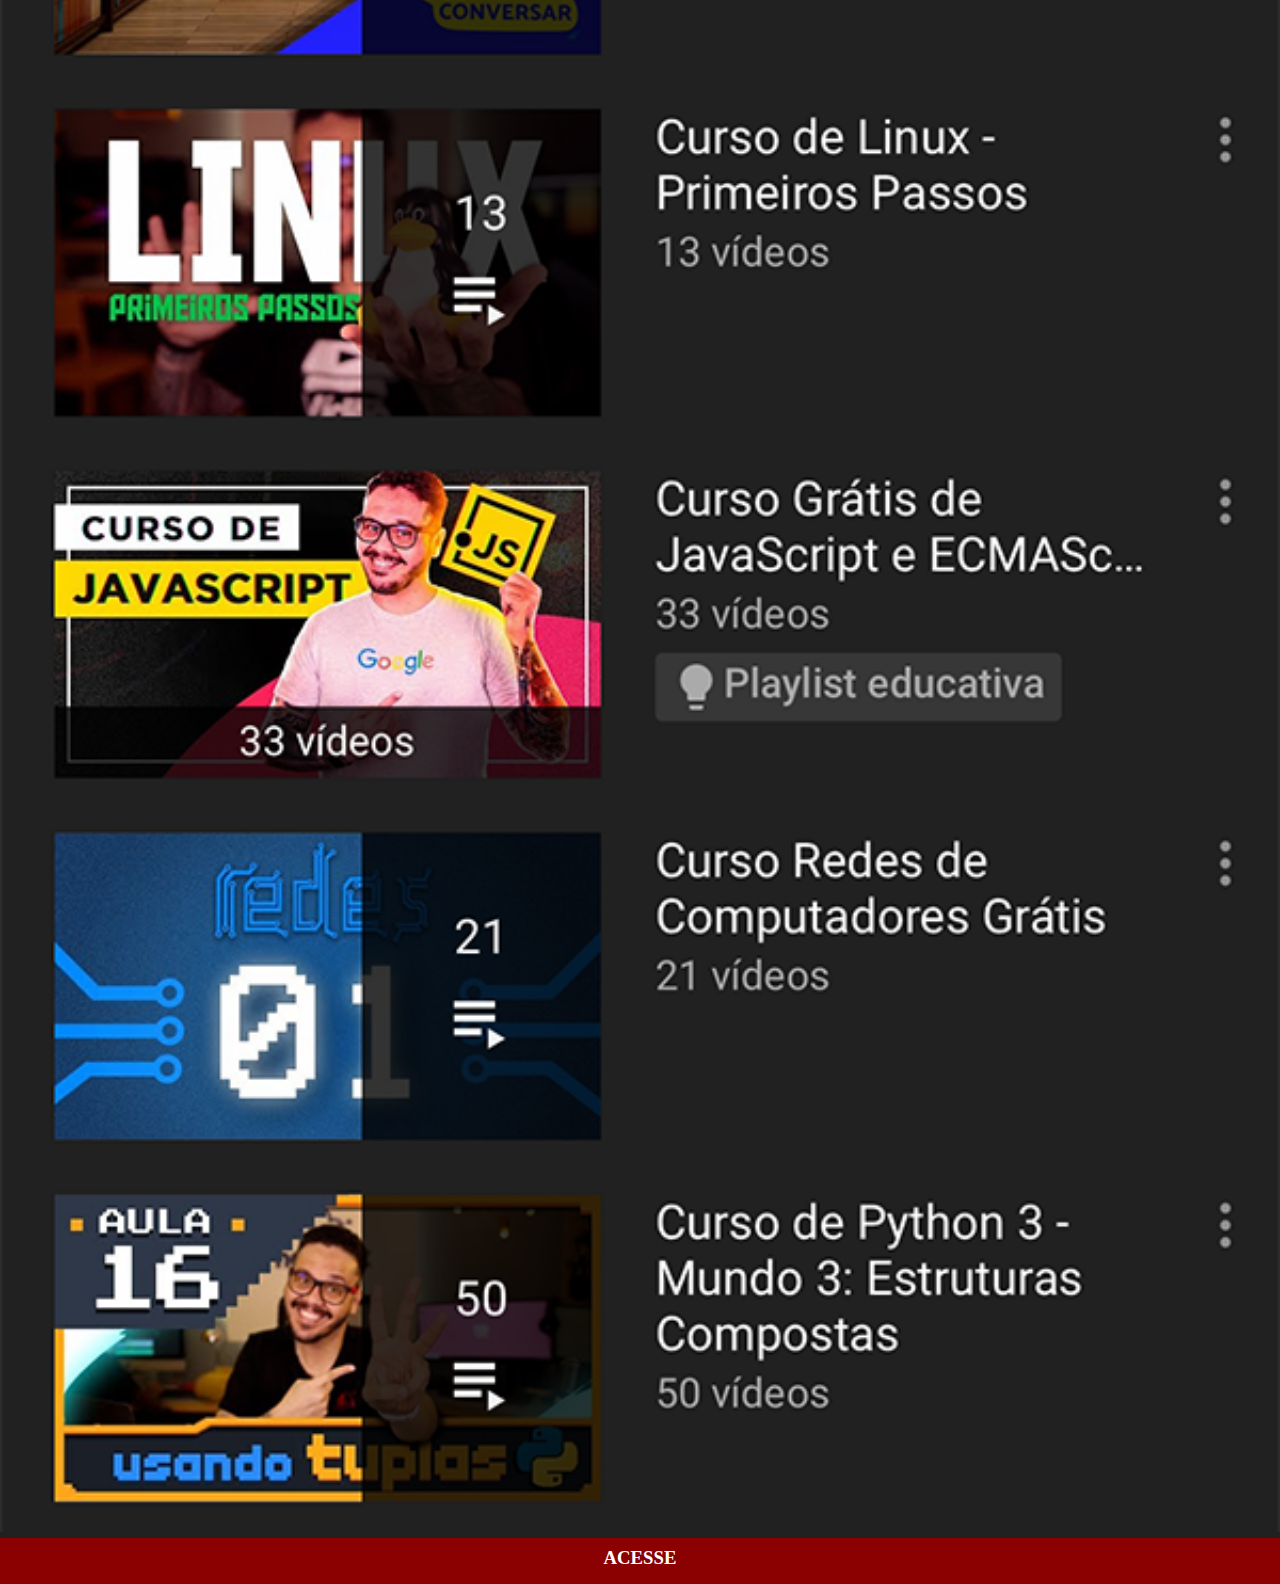
<file: youtube.html>
<!DOCTYPE html>
<html lang="en">
<head>
    <meta charset="UTF-8">
    <meta http-equiv="X-UA-Compatible" content="IE=edge">
    <meta name="viewport" content="width=device-width, initial-scale=1.0">
    <link rel="stylesheet" href="estilos/social.css">
    <title>Youtube</title>
</head>

<body>
    <img src="imagens/tela-youtube.png" alt="">
</body>

<footer>
    <a href=""><h3>ACESSE</h3></a>
</footer>
</html>
</file>
<file: estilos/style.css>
@charset "UTF-8";

*{
    padding: 0;
    margin: 0;
}

body, html {
    height: 100vh;
    width: 100vw;
    background-color: black;
}

body {
    background-image: url(../imagens/fundo-madeira.jpg);
    background-position: center center;
    background-attachment: fixed;
    background-size: cover;
    background-repeat: no-repeat;
}

main {
    position: relative;
    height: 100vh;
}

section#iphone {
    position: absolute;
    top: 50%;
    left: 50%;
    transform: translate(-50%,-50%);

    height: 504.02px;
    width: 250px;  
    background: url('../imagens/frame-iphone.png') no-repeat;
    background-size: cover;
}



section#redes-sociais{
    text-align: right; 
}

section#redes-sociais img.redes-sociais {
    width: 60px; 
    margin: 10px;
    margin-right: 35px;
    border-radius: 250px; 
    text-align: right;
    box-shadow: 2px 2px 2px rgba(0, 0, 0, 0.500);
    box-sizing: border-box;
}

section#redes-sociais img:hover{
    transition: transform .15s, border .20s;
    transform: translate(-5px, -5px);
    border: 3px solid white;
    box-shadow: 5px 5px 5px rgba(0, 0, 0, 0.800);   
}

iframe#tela {
    position: relative;
    top: 64.9px;
    left: 17.90px;
    width: 216px;
    height: 380px;
}
</file>
<file: estilos/social.css>
@charset "UTF-8";

* {
    margin: 0;
    padding: 0;
}

::-webkit-scrollbar {
    height: 0;
    width: 0;
}

img {
    width: 100vw;
}

a {
    margin: -10px;
    display: block;
    background: darkred;
    font-weight: bolder;
    text-align: center;
    color: white;
    padding: 15px;
    text-decoration: none;
}

a:hover {
    background: red;
}
</file>
